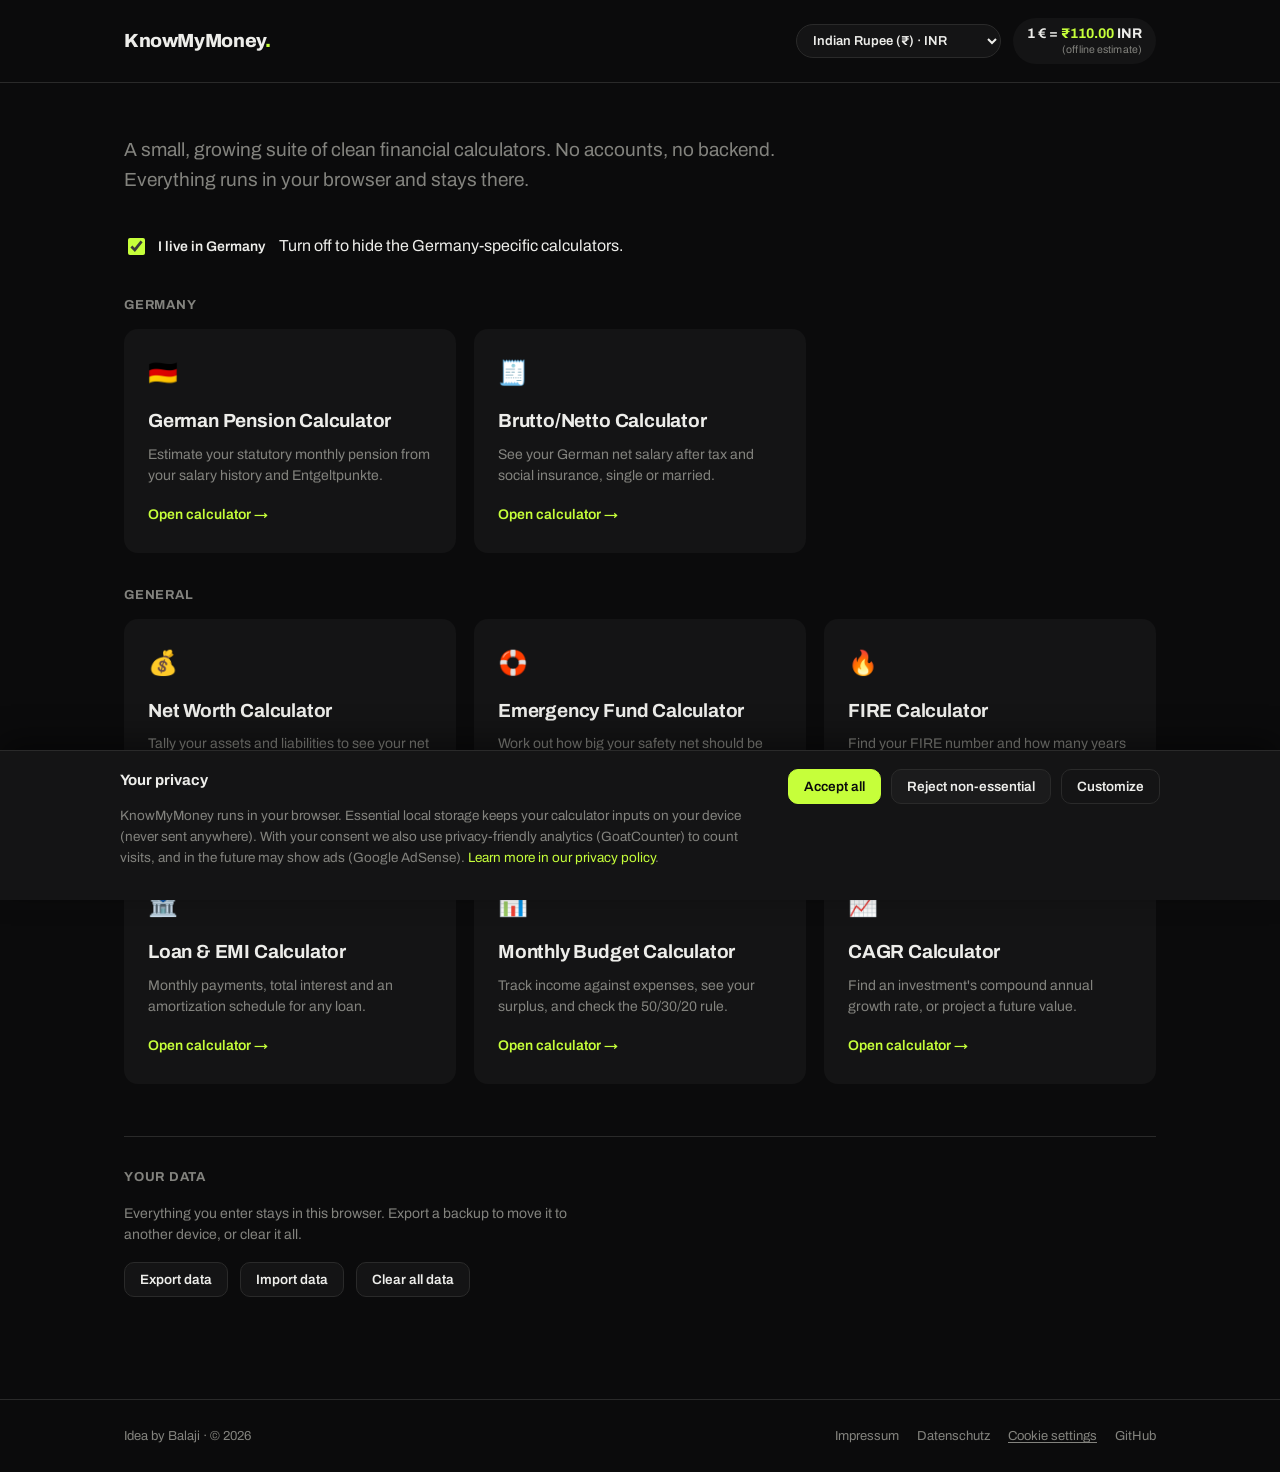
<file: index.html>
<!doctype html>
<html lang="en">
<head>
<meta charset="utf-8">
<meta name="viewport" content="width=device-width, initial-scale=1">
<title>KnowMyMoney · Financial Calculators</title>
<meta name="description" content="A small, growing suite of clean financial calculators. No accounts, no backend. Everything runs in your browser.">
<meta name="theme-color" content="#0b0b0c">
<link rel="canonical" href="https://knowmymoney.de/">
<meta property="og:type" content="website">
<meta property="og:site_name" content="KnowMyMoney">
<meta property="og:title" content="KnowMyMoney · Financial Calculators">
<meta property="og:description" content="A small, growing suite of clean financial calculators. No accounts, no backend. Everything runs in your browser.">
<meta property="og:url" content="https://knowmymoney.de/">
<meta property="og:image" content="https://knowmymoney.de/icons/icon-512.png">
<meta name="twitter:card" content="summary">
<meta name="twitter:title" content="KnowMyMoney · Financial Calculators">
<meta name="twitter:description" content="A small, growing suite of clean financial calculators. No accounts, no backend. Everything runs in your browser.">
<meta name="twitter:image" content="https://knowmymoney.de/icons/icon-512.png">
<link rel="manifest" href="/manifest.json">
<link rel="apple-touch-icon" href="/icons/icon-192.png">
<meta name="apple-mobile-web-app-capable" content="yes">
<meta name="apple-mobile-web-app-status-bar-style" content="black-translucent">
<meta name="apple-mobile-web-app-title" content="KnowMyMoney">
<link rel="preconnect" href="https://fonts.googleapis.com">
<link rel="preconnect" href="https://fonts.gstatic.com" crossorigin>
<link href="https://fonts.googleapis.com/css2?family=Archivo:wght@400;500;600;700;800&display=swap" rel="stylesheet">
<link rel="stylesheet" href="shared/tokens.css">
</head>
<body data-depth="0">
<main>
  <div class="wrap">
    <p class="intro">A small, growing suite of clean financial calculators. No accounts, no backend. Everything runs in your browser and stays there.</p>

    <div class="region-toggle">
      <label class="check-row"><input type="checkbox" id="inGermanyToggle" checked> I live in Germany</label>
      <span class="hint">Turn off to hide the Germany-specific calculators.</span>
    </div>

    <!-- Dashboard: shown by home.js only once a calculator has been run -->
    <section class="dashboard" id="dashboard" hidden aria-label="Your snapshot">
      <div class="dash-head">
        <h2 class="section-kicker" style="margin:0">Your snapshot</h2>
        <button type="button" class="tool-btn" id="exportImgBtn">Export as image</button>
      </div>
      <div id="dashCapture">
        <div class="dash-group" id="dashGrpGermany" hidden>
          <h3 class="dash-group-label">Germany</h3>
          <div class="dash-cards" id="dashCardsGermany"></div>
        </div>
        <div class="dash-group" id="dashGrpGeneral" hidden>
          <h3 class="dash-group-label">General</h3>
          <div class="dash-cards" id="dashCardsGeneral"></div>
        </div>
        <div class="synthesis" id="synthesis" hidden></div>
        <div class="synthesis note" id="nwNudge" hidden></div>
      </div>
    </section>

    <div class="calc-group" id="grpGermany">
      <h2 class="section-kicker">Germany</h2>
      <section class="card-grid" aria-label="Germany calculators">
        <a class="calc-card" data-calc="pension" href="pension/">
          <span class="calc-icon" aria-hidden="true">🇩🇪</span>
          <h3>German Pension Calculator</h3>
          <p>Estimate your statutory monthly pension from your salary history and Entgeltpunkte.</p>
          <span class="go">Open calculator →</span>
        </a>
        <a class="calc-card" data-calc="bruttonetto" href="brutto-netto/">
          <span class="calc-icon" aria-hidden="true">🧾</span>
          <h3>Brutto/Netto Calculator</h3>
          <p>See your German net salary after tax and social insurance, single or married.</p>
          <span class="go">Open calculator →</span>
        </a>
      </section>
    </div>

    <div class="calc-group" id="grpGeneral">
      <h2 class="section-kicker">General</h2>
      <section class="card-grid" aria-label="General calculators">
        <a class="calc-card" data-calc="networth" href="net-worth/">
          <span class="calc-icon" aria-hidden="true">💰</span>
          <h3>Net Worth Calculator</h3>
          <p>Tally your assets and liabilities to see your net worth in one number.</p>
          <span class="go">Open calculator →</span>
        </a>
        <a class="calc-card" data-calc="emergency" href="emergency-fund/">
          <span class="calc-icon" aria-hidden="true">🛟</span>
          <h3>Emergency Fund Calculator</h3>
          <p>Work out how big your safety net should be and how far along you already are.</p>
          <span class="go">Open calculator →</span>
        </a>
        <a class="calc-card" data-calc="fire" href="fire/">
          <span class="calc-icon" aria-hidden="true">🔥</span>
          <h3>FIRE Calculator</h3>
          <p>Find your FIRE number and how many years until financial independence.</p>
          <span class="go">Open calculator →</span>
        </a>
        <a class="calc-card" data-calc="loan" href="loan/">
          <span class="calc-icon" aria-hidden="true">🏦</span>
          <h3>Loan &amp; EMI Calculator</h3>
          <p>Monthly payments, total interest and an amortization schedule for any loan.</p>
          <span class="go">Open calculator →</span>
        </a>
        <a class="calc-card" data-calc="budget" href="budget/">
          <span class="calc-icon" aria-hidden="true">📊</span>
          <h3>Monthly Budget Calculator</h3>
          <p>Track income against expenses, see your surplus, and check the 50/30/20 rule.</p>
          <span class="go">Open calculator →</span>
        </a>
        <a class="calc-card" data-calc="cagr" href="cagr/">
          <span class="calc-icon" aria-hidden="true">📈</span>
          <h3>CAGR Calculator</h3>
          <p>Find an investment's compound annual growth rate, or project a future value.</p>
          <span class="go">Open calculator →</span>
        </a>
      </section>
    </div>

    <section class="data-tools" aria-label="Your data">
      <h2 class="section-kicker">Your data</h2>
      <p class="data-tools-note">Everything you enter stays in this browser. Export a backup to move it to another device, or clear it all.</p>
      <div class="data-tools-row">
        <button type="button" class="tool-btn" id="exportDataBtn">Export data</button>
        <button type="button" class="tool-btn" id="importDataBtn">Import data</button>
        <input type="file" id="importFileInput" accept="application/json,.json" hidden>
        <button type="button" class="tool-btn danger" id="clearDataBtn">Clear all data</button>
      </div>
      <p class="data-tools-msg" id="dataMsg" role="status" aria-live="polite"></p>
    </section>
  </div>
</main>
<script src="shared/app.js" defer></script>
<script src="shared/html2canvas.min.js" defer></script>
<script src="home.js" defer></script>
</body>
</html>
</file>
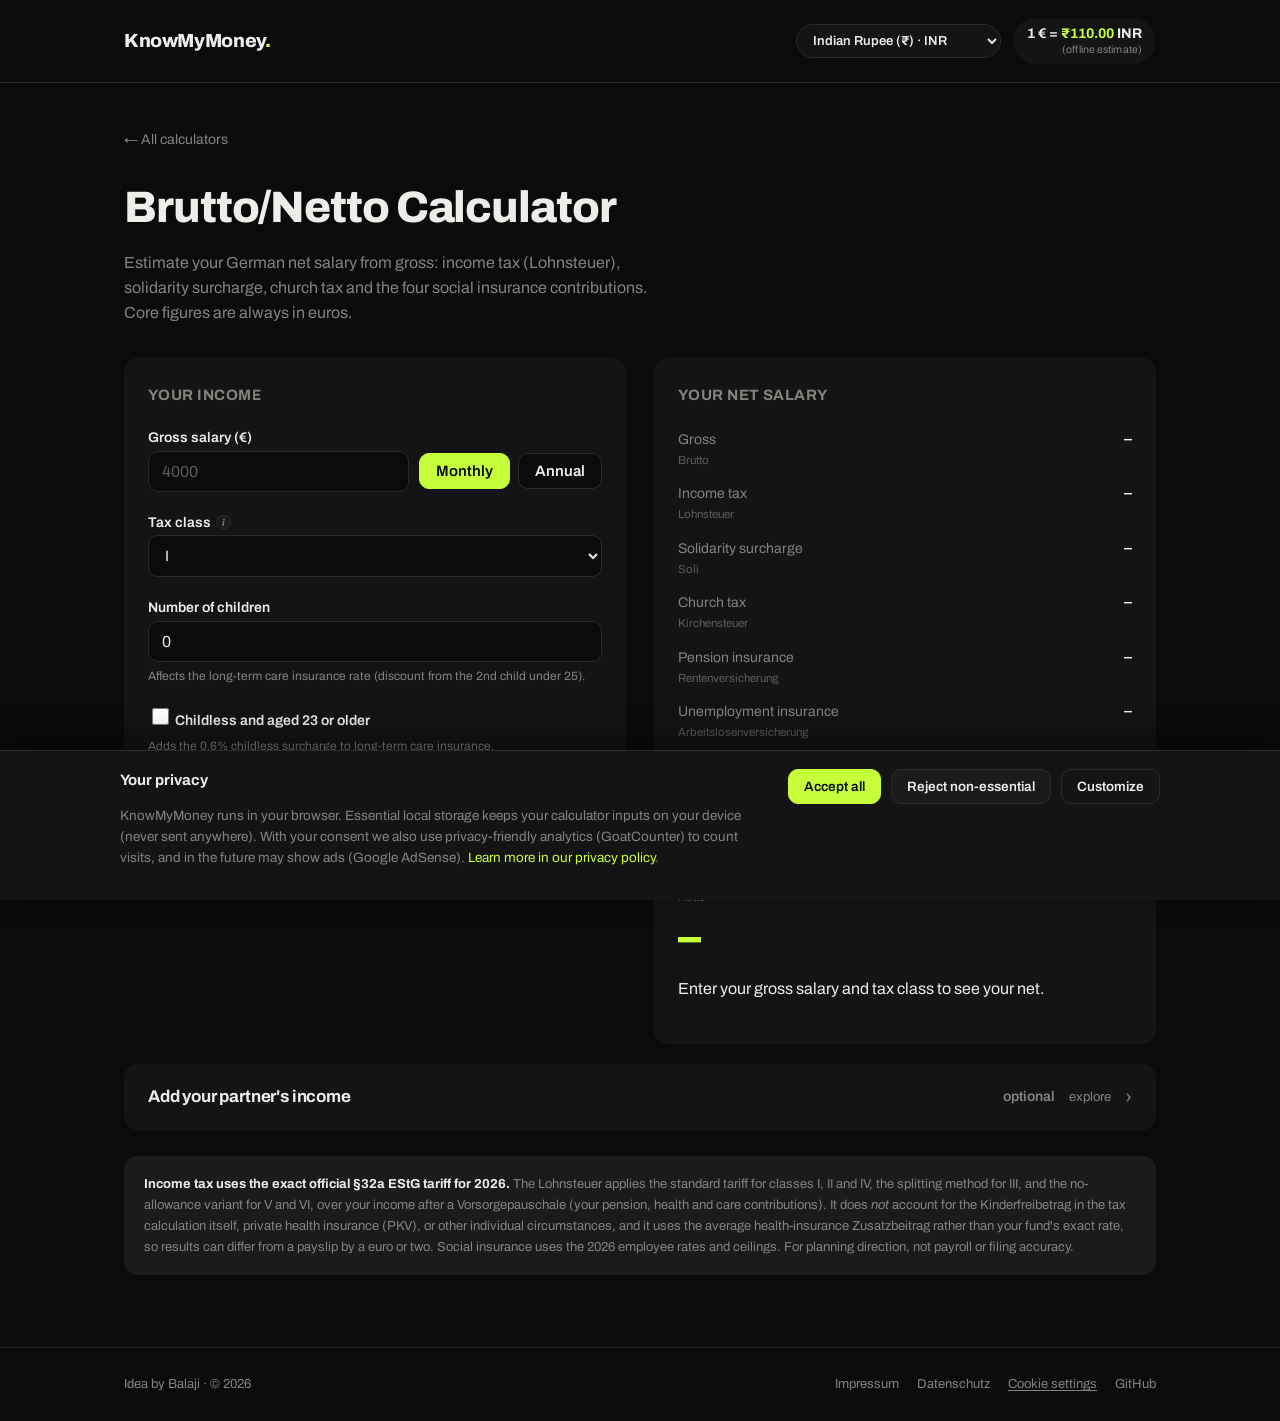
<file: brutto-netto/index.html>
<!doctype html>
<html lang="en">
<head>
<meta charset="utf-8">
<meta name="viewport" content="width=device-width, initial-scale=1">
<title>Brutto/Netto Calculator · KnowMyMoney</title>
<meta name="description" content="Estimate your German net salary (Netto) from gross (Brutto) for any Steuerklasse: income tax, solidarity surcharge, church tax and social insurance. Runs entirely in your browser.">
<meta name="theme-color" content="#0b0b0c">
<link rel="canonical" href="https://knowmymoney.de/brutto-netto/">
<meta property="og:type" content="website">
<meta property="og:site_name" content="KnowMyMoney">
<meta property="og:title" content="Brutto/Netto Calculator · KnowMyMoney">
<meta property="og:description" content="Estimate your German net salary (Netto) from gross (Brutto) for any Steuerklasse: income tax, solidarity surcharge, church tax and social insurance. Runs entirely in your browser.">
<meta property="og:url" content="https://knowmymoney.de/brutto-netto/">
<meta property="og:image" content="https://knowmymoney.de/icons/icon-512.png">
<meta name="twitter:card" content="summary">
<meta name="twitter:title" content="Brutto/Netto Calculator · KnowMyMoney">
<meta name="twitter:description" content="Estimate your German net salary (Netto) from gross (Brutto) for any Steuerklasse: income tax, solidarity surcharge, church tax and social insurance. Runs entirely in your browser.">
<meta name="twitter:image" content="https://knowmymoney.de/icons/icon-512.png">
<link rel="manifest" href="/manifest.json">
<link rel="apple-touch-icon" href="/icons/icon-192.png">
<meta name="apple-mobile-web-app-capable" content="yes">
<meta name="apple-mobile-web-app-status-bar-style" content="black-translucent">
<meta name="apple-mobile-web-app-title" content="KnowMyMoney">
<link rel="preconnect" href="https://fonts.googleapis.com">
<link rel="preconnect" href="https://fonts.gstatic.com" crossorigin>
<link href="https://fonts.googleapis.com/css2?family=Archivo:wght@400;500;600;700;800&display=swap" rel="stylesheet">
<link rel="stylesheet" href="../shared/tokens.css">
</head>
<body data-depth="1">
<main>
  <div class="wrap">
    <a class="back-link" href="../">← All calculators</a>

    <div class="calc-head">
      <h1>Brutto/Netto Calculator</h1>
      <p>Estimate your German net salary from gross: income tax (Lohnsteuer), solidarity surcharge, church tax and the four social insurance contributions. Core figures are always in euros.</p>
    </div>

    <div class="calc-layout">
      <!-- Inputs -->
      <section class="panel" aria-label="Your income">
        <h2>Your income</h2>
        <div class="field">
          <label for="bnSalary">Gross salary (€)</label>
          <div class="tenure-row">
            <input type="text" id="bnSalary" inputmode="numeric" placeholder="4000" min="0" step="100">
            <div class="seg" id="bnUnitSeg" role="group" aria-label="Salary period">
              <button type="button" class="seg-btn active" data-unit="month">Monthly</button>
              <button type="button" class="seg-btn" data-unit="year">Annual</button>
            </div>
          </div>
        </div>
        <div class="field">
          <label for="bnClass">Tax class <span class="info"><button type="button" class="info-icon" aria-label="About tax classes" aria-expanded="false">i</button><span class="info-pop" role="tooltip">Steuerklasse: your withholding class. I = single, II = single parent, III and V = married with unequal incomes, IV = married with similar incomes, IV mit Faktor = married with a fair-share factor, VI = second job.</span></span></label>
          <select id="bnClass" class="field-select">
            <option value="I">I</option>
            <option value="II">II</option>
            <option value="III">III</option>
            <option value="IV">IV</option>
            <option value="faktor">IV mit Faktor</option>
            <option value="V">V</option>
            <option value="VI">VI</option>
          </select>
        </div>
        <div class="field">
          <label for="bnChildren">Number of children</label>
          <input type="text" id="bnChildren" inputmode="numeric" value="0" min="0" max="12" step="1">
          <span class="hint">Affects the long-term care insurance rate (discount from the 2nd child under 25).</span>
        </div>
        <div class="field">
          <label class="check-row"><input type="checkbox" id="bnChildless"> Childless and aged 23 or older</label>
          <span class="hint">Adds the 0.6% childless surcharge to long-term care insurance.</span>
        </div>
        <div class="field">
          <label class="check-row"><input type="checkbox" id="bnChurch"> Church tax member</label>
          <div id="bnStateWrap" hidden style="margin-top:10px">
            <label for="bnState">Bundesland</label>
            <select id="bnState" class="field-select"></select>
          </div>
        </div>
      </section>

      <!-- Results -->
      <section class="panel" aria-live="polite" aria-label="Your net salary">
        <h2>Your net salary</h2>
        <div id="bnPrimaryOut">
          <div class="receipt">
            <div class="receipt-row"><span class="receipt-label">Gross <span class="de-term">Brutto</span></span><span class="receipt-amt" id="bnBrutto">–</span></div>
            <div class="receipt-row"><span class="receipt-label">Income tax <span class="de-term">Lohnsteuer</span></span><span class="receipt-amt" id="bnLohn">–</span></div>
            <div class="receipt-row"><span class="receipt-label">Solidarity surcharge <span class="de-term">Soli</span></span><span class="receipt-amt" id="bnSoli">–</span></div>
            <div class="receipt-row"><span class="receipt-label">Church tax <span class="de-term">Kirchensteuer</span></span><span class="receipt-amt" id="bnKirche">–</span></div>
            <div class="receipt-row"><span class="receipt-label">Pension insurance <span class="de-term">Rentenversicherung</span></span><span class="receipt-amt" id="bnRv">–</span></div>
            <div class="receipt-row"><span class="receipt-label">Unemployment insurance <span class="de-term">Arbeitslosenversicherung</span></span><span class="receipt-amt" id="bnAv">–</span></div>
            <div class="receipt-row"><span class="receipt-label">Health insurance <span class="de-term">Krankenversicherung</span></span><span class="receipt-amt" id="bnKv">–</span></div>
            <div class="receipt-row"><span class="receipt-label">Long-term care insurance <span class="de-term">Pflegeversicherung</span></span><span class="receipt-amt" id="bnPv">–</span></div>
          </div>
          <p class="result-label" style="margin-top:18px">Net monthly salary <span class="de-term">Netto</span></p>
          <div class="result-big" id="bnNetto">–</div>
          <p class="result-inr" id="bnNettoConv"></p>
          <p class="hint" id="bnMeta" style="margin-top:10px">Enter your gross salary and tax class to see your net.</p>
        </div>
        <p class="caveat" id="bnFaktorMsg" hidden>IV mit Faktor needs your partner's income to calculate the fair split. Add it in the "Add your partner's income" section below.</p>
      </section>
    </div>

    <!-- Optional: partner's income -->
    <details class="scenario-card" id="partnerCard">
      <summary>
        <span class="scenario-title">Add your partner's income</span>
        <span class="scenario-right">
          <span class="scenario-preview empty" id="partnerPreview">optional</span>
          <span class="scenario-cta">explore</span>
          <span class="chev" aria-hidden="true">›</span>
        </span>
      </summary>
      <div class="expando-body">
        <p class="expando-sub">Optional. Adds your partner's own net and your combined household net. Required for IV mit Faktor, which splits the joint tax by each partner's share of income.</p>
        <div class="expando-grid">
          <div>
            <div class="field">
              <label for="bnPGross">Partner gross monthly (€)</label>
              <input type="text" id="bnPGross" inputmode="numeric" placeholder="2500" min="0" step="100">
            </div>
            <div class="field" id="partnerClassField">
              <label for="bnPClass">Partner tax class</label>
              <select id="bnPClass" class="field-select">
                <option value="I">I</option>
                <option value="II">II</option>
                <option value="III">III</option>
                <option value="IV" selected>IV</option>
                <option value="V">V</option>
                <option value="VI">VI</option>
              </select>
            </div>
            <div class="field">
              <label class="check-row"><input type="checkbox" id="bnPChildless"> Partner childless and 23+</label>
            </div>
            <div class="field">
              <label class="check-row"><input type="checkbox" id="bnPChurch"> Partner pays church tax</label>
              <div id="bnPStateWrap" hidden style="margin-top:8px"><select id="bnPState" class="field-select"></select></div>
            </div>
          </div>
          <div aria-live="polite">
            <p class="hint" id="partnerPrompt">Enter your partner's gross to see their net and your combined household net.</p>
            <div id="partnerResults" hidden>
              <div class="receipt">
                <div class="receipt-row"><span class="receipt-label" id="partnerNetLabel">Partner net <span class="de-term">Netto</span></span><span class="receipt-amt" id="partnerNet">–</span></div>
                <div class="receipt-row"><span class="receipt-label">Your net</span><span class="receipt-amt" id="partnerYourNet">–</span></div>
              </div>
              <p class="result-label" style="margin-top:16px">Household combined net <span class="de-term">gemeinsames Netto</span></p>
              <div class="result-big" id="bnHousehold">–</div>
              <p class="result-inr" id="bnHouseholdConv"></p>
            </div>
          </div>
        </div>
      </div>
    </details>

    <div class="disclaimer">
      <strong>Income tax uses the exact official §32a EStG tariff for 2026.</strong>
      The Lohnsteuer applies the standard tariff for classes I, II and IV, the splitting method for III, and the
      no-allowance variant for V and VI, over your income after a Vorsorgepauschale (your pension, health and care
      contributions). It does <em>not</em> account for the Kinderfreibetrag in the tax calculation itself, private health
      insurance (PKV), or other individual circumstances, and it uses the average health-insurance Zusatzbeitrag rather than
      your fund's exact rate, so results can differ from a payslip by a euro or two. Social insurance uses the 2026 employee
      rates and ceilings. For planning direction, not payroll or filing accuracy.
    </div>
  </div>
</main>
<script src="../shared/app.js" defer></script>
<script src="../shared/tax.js" defer></script>
<script src="../shared/de-payroll-constants.js" defer></script>
<script src="../shared/de-payroll.js" defer></script>
<script src="brutto-netto.js" defer></script>
</body>
</html>
</file>
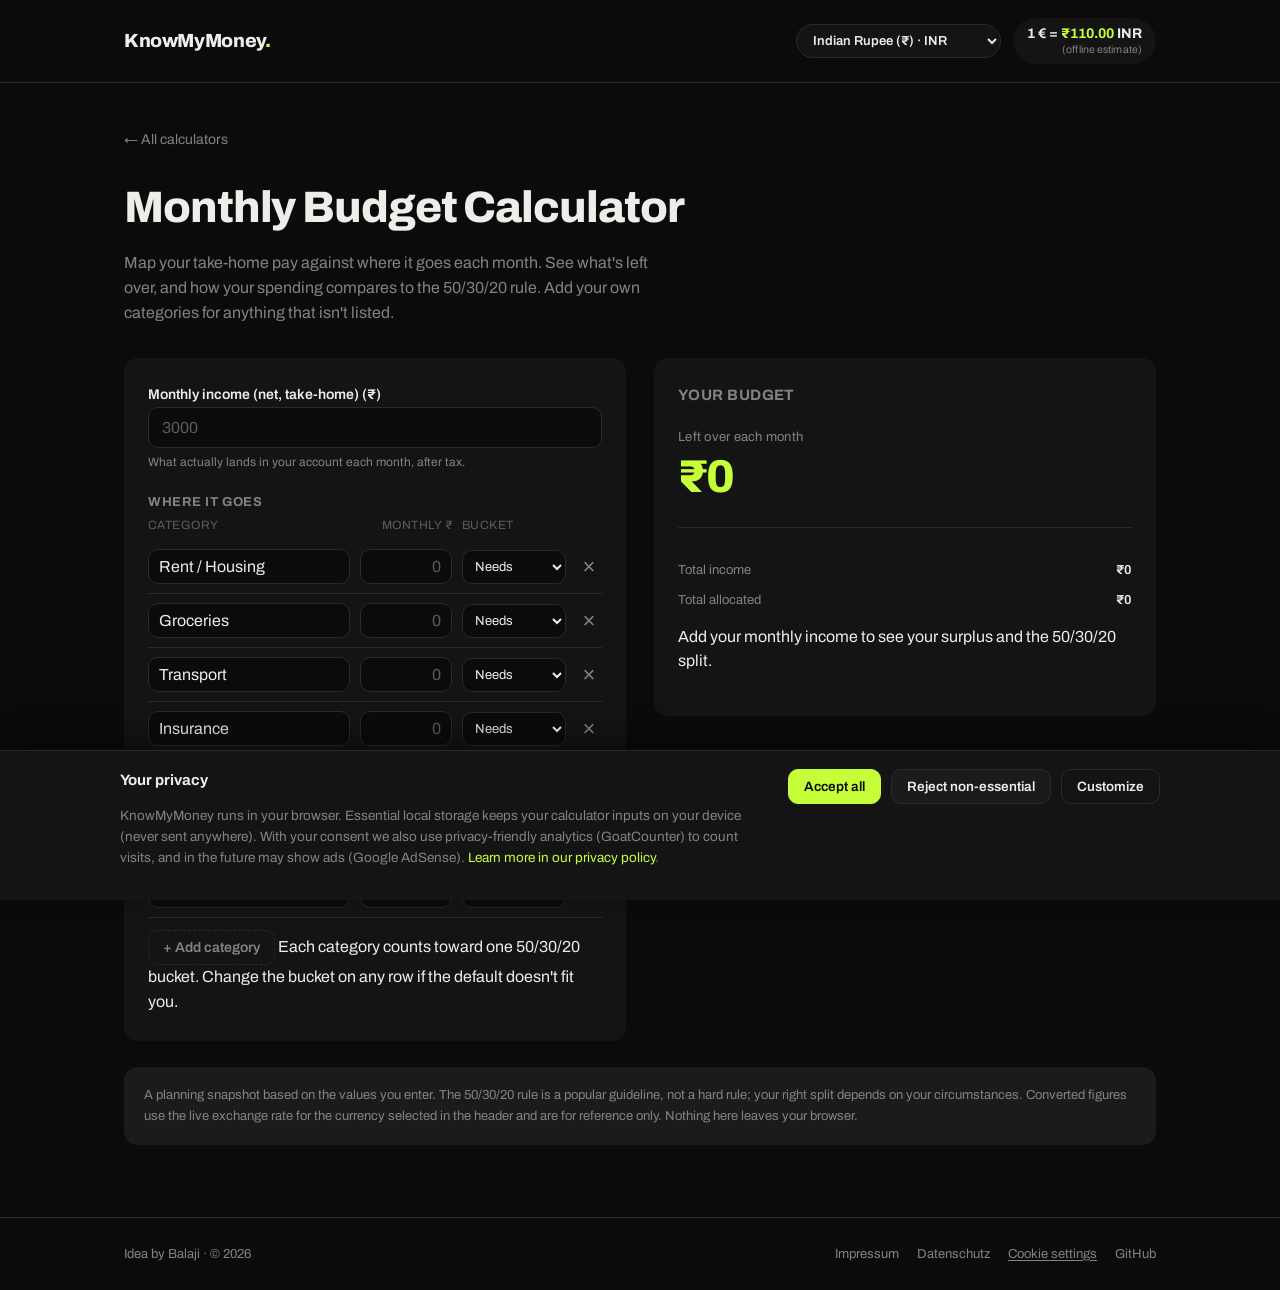
<file: budget/index.html>
<!doctype html>
<html lang="en">
<head>
<meta charset="utf-8">
<meta name="viewport" content="width=device-width, initial-scale=1">
<title>Monthly Budget Calculator · KnowMyMoney</title>
<meta name="description" content="Plan your monthly budget: track income against expense categories, see your surplus or deficit, and compare your spending to the 50/30/20 rule. Runs entirely in your browser.">
<meta name="theme-color" content="#0b0b0c">
<link rel="canonical" href="https://knowmymoney.de/budget/">
<meta property="og:type" content="website">
<meta property="og:site_name" content="KnowMyMoney">
<meta property="og:title" content="Monthly Budget Calculator · KnowMyMoney">
<meta property="og:description" content="Track income against expenses, see your surplus or deficit, and compare your spending to the 50/30/20 rule. Runs entirely in your browser.">
<meta property="og:url" content="https://knowmymoney.de/budget/">
<meta property="og:image" content="https://knowmymoney.de/icons/icon-512.png">
<meta name="twitter:card" content="summary">
<meta name="twitter:title" content="Monthly Budget Calculator · KnowMyMoney">
<meta name="twitter:description" content="Track income against expenses, see your surplus or deficit, and compare your spending to the 50/30/20 rule. Runs entirely in your browser.">
<meta name="twitter:image" content="https://knowmymoney.de/icons/icon-512.png">
<link rel="manifest" href="/manifest.json">
<link rel="apple-touch-icon" href="/icons/icon-192.png">
<meta name="apple-mobile-web-app-capable" content="yes">
<meta name="apple-mobile-web-app-status-bar-style" content="black-translucent">
<meta name="apple-mobile-web-app-title" content="KnowMyMoney">
<link rel="preconnect" href="https://fonts.googleapis.com">
<link rel="preconnect" href="https://fonts.gstatic.com" crossorigin>
<link href="https://fonts.googleapis.com/css2?family=Archivo:wght@400;500;600;700;800&display=swap" rel="stylesheet">
<link rel="stylesheet" href="../shared/tokens.css">
</head>
<body data-depth="1">
<main>
  <div class="wrap">
    <a class="back-link" href="../">← All calculators</a>

    <div class="calc-head">
      <h1>Monthly Budget Calculator</h1>
      <p>Map your take-home pay against where it goes each month. See what's left over, and how your spending compares to the 50/30/20 rule. Add your own categories for anything that isn't listed.</p>
    </div>

    <div class="calc-layout">
      <!-- Inputs -->
      <section class="panel" aria-label="Your budget">
        <div class="field">
          <label for="budIncome">Monthly income (net, take-home) (<span class="cur-sym">€</span>)</label>
          <input type="text" id="budIncome" inputmode="numeric" placeholder="3000" min="0" step="50">
          <span class="hint">What actually lands in your account each month, after tax.</span>
        </div>

        <div class="nw-group">
          <h3>Where it goes</h3>
          <div class="bud-head" aria-hidden="true">
            <span>Category</span><span>Monthly <span class="cur-sym">€</span></span><span>Bucket</span><span></span>
          </div>
          <div id="budList"></div>
          <button type="button" class="nw-add-btn" id="budAddBtn">+ Add category</button>
          <span class="hint" style="margin-top:10px">Each category counts toward one 50/30/20 bucket. Change the bucket on any row if the default doesn't fit you.</span>
        </div>
      </section>

      <!-- Results -->
      <section class="panel" aria-label="Your budget summary" aria-live="polite">
        <h2>Your budget</h2>

        <div class="result-block">
          <p class="result-label" id="budBalanceLabel">Left over each month</p>
          <div class="result-big" id="budBalance">–</div>
          <div class="result-inr" id="budBalanceInr"></div>
        </div>

        <hr class="result-sep">

        <div class="nw-subtotal"><span>Total income</span><span class="amt" id="budTotalIncome">–</span></div>
        <div class="nw-subtotal"><span>Total allocated</span><span class="amt" id="budTotalAlloc">–</span></div>

        <div id="budRuleBlock" hidden>
          <hr class="result-sep">
          <p class="result-label">The 50/30/20 rule <span class="de-term">needs 50%, wants 30%, savings 20% of net income</span></p>
          <div class="bud-rule" id="budRule"></div>
        </div>

        <div id="budBreakdownBlock" hidden>
          <hr class="result-sep">
          <p class="result-label">Where your income goes <span class="de-term">each category as a share of income</span></p>
          <div class="bud-bars" id="budBars"></div>
        </div>

        <p class="hint" id="budMeta" style="margin-top:14px">Enter your income and expenses to see your budget.</p>

        <div class="shared-note" id="budFireNudge" hidden></div>
      </section>
    </div>

    <div class="disclaimer">
      A planning snapshot based on the values you enter. The 50/30/20 rule is a popular guideline, not a hard rule; your
      right split depends on your circumstances. Converted figures use the live exchange rate for the currency selected in
      the header and are for reference only. Nothing here leaves your browser.
    </div>
  </div>
</main>
<script src="../shared/app.js" defer></script>
<script src="budget.js" defer></script>
</body>
</html>
</file>
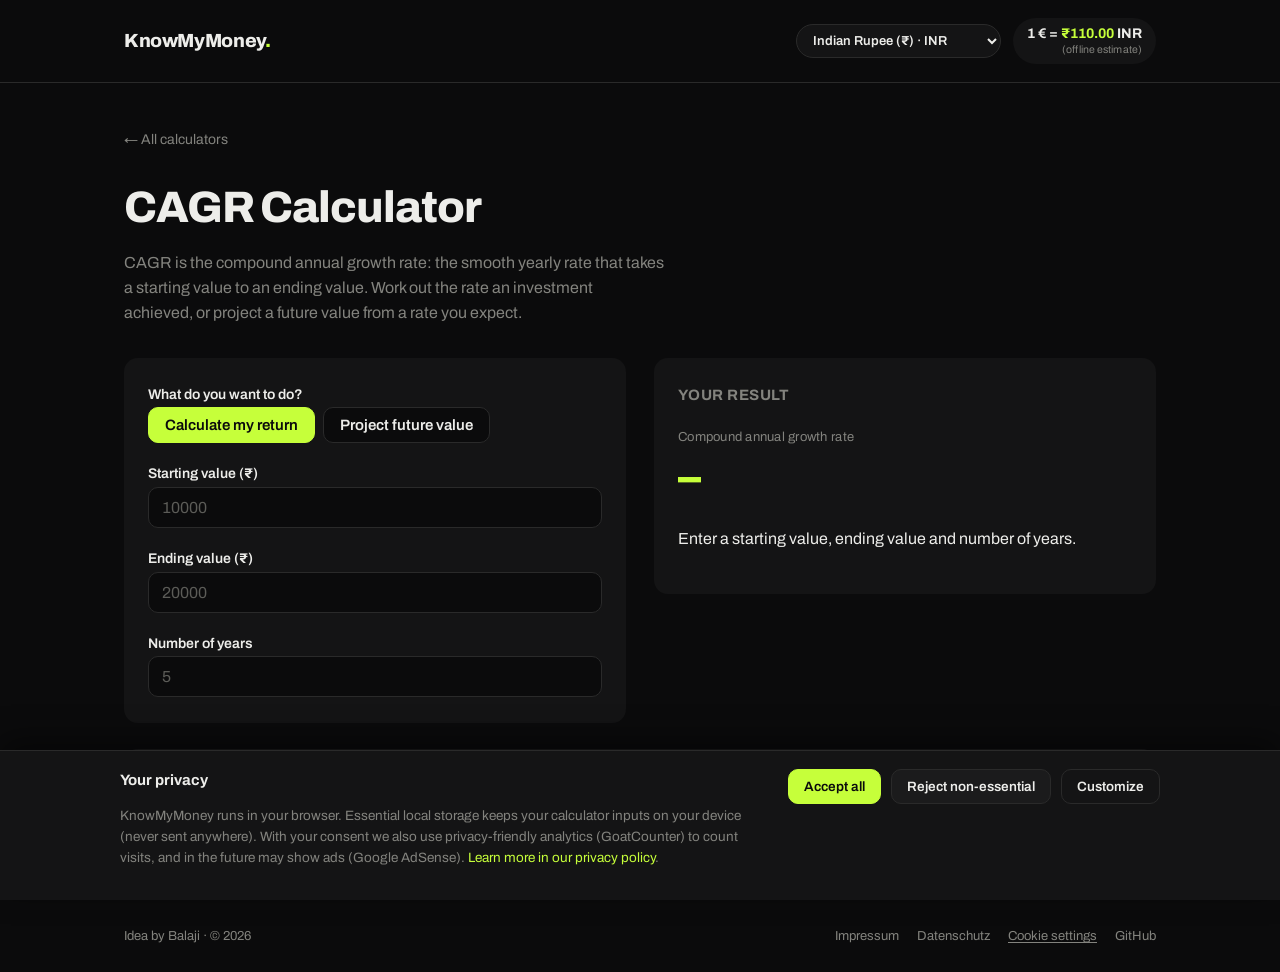
<file: cagr/index.html>
<!doctype html>
<html lang="en">
<head>
<meta charset="utf-8">
<meta name="viewport" content="width=device-width, initial-scale=1">
<title>CAGR Calculator · KnowMyMoney</title>
<meta name="description" content="Work out the compound annual growth rate (CAGR) of an investment, or project a future value from a rate. See the year-by-year compounding curve. Runs entirely in your browser.">
<meta name="theme-color" content="#0b0b0c">
<link rel="canonical" href="https://knowmymoney.de/cagr/">
<meta property="og:type" content="website">
<meta property="og:site_name" content="KnowMyMoney">
<meta property="og:title" content="CAGR Calculator · KnowMyMoney">
<meta property="og:description" content="Work out the compound annual growth rate of an investment, or project a future value from a rate. See the year-by-year compounding curve.">
<meta property="og:url" content="https://knowmymoney.de/cagr/">
<meta property="og:image" content="https://knowmymoney.de/icons/icon-512.png">
<meta name="twitter:card" content="summary">
<meta name="twitter:title" content="CAGR Calculator · KnowMyMoney">
<meta name="twitter:description" content="Work out the compound annual growth rate of an investment, or project a future value from a rate.">
<meta name="twitter:image" content="https://knowmymoney.de/icons/icon-512.png">
<link rel="manifest" href="/manifest.json">
<link rel="apple-touch-icon" href="/icons/icon-192.png">
<meta name="apple-mobile-web-app-capable" content="yes">
<meta name="apple-mobile-web-app-status-bar-style" content="black-translucent">
<meta name="apple-mobile-web-app-title" content="KnowMyMoney">
<link rel="preconnect" href="https://fonts.googleapis.com">
<link rel="preconnect" href="https://fonts.gstatic.com" crossorigin>
<link href="https://fonts.googleapis.com/css2?family=Archivo:wght@400;500;600;700;800&display=swap" rel="stylesheet">
<link rel="stylesheet" href="../shared/tokens.css">
</head>
<body data-depth="1">
<main>
  <div class="wrap">
    <a class="back-link" href="../">← All calculators</a>

    <div class="calc-head">
      <h1>CAGR Calculator</h1>
      <p>CAGR is the compound annual growth rate: the smooth yearly rate that takes a starting value to an ending value. Work out the rate an investment achieved, or project a future value from a rate you expect.</p>
    </div>

    <div class="calc-layout">
      <!-- Inputs -->
      <section class="panel" aria-label="Your figures">
        <div class="field">
          <label id="cagrModeLabel">What do you want to do?</label>
          <div class="seg" role="group" aria-labelledby="cagrModeLabel" id="cagrModeSeg">
            <button type="button" class="seg-btn active" data-mode="return">Calculate my return</button>
            <button type="button" class="seg-btn" data-mode="project">Project future value</button>
          </div>
        </div>

        <div class="field">
          <label for="cagrStart">Starting value (<span class="cur-sym">€</span>)</label>
          <input type="text" id="cagrStart" inputmode="numeric" placeholder="10000" min="0" step="100">
        </div>

        <!-- Mode 1: calculate return -->
        <div class="field cagr-return-only">
          <label for="cagrEnd">Ending value (<span class="cur-sym">€</span>)</label>
          <input type="text" id="cagrEnd" inputmode="numeric" placeholder="20000" min="0" step="100">
        </div>

        <!-- Mode 2: project value -->
        <div class="field cagr-project-only" hidden>
          <label for="cagrRate">Expected annual return / CAGR (%)</label>
          <input type="number" id="cagrRate" inputmode="decimal" placeholder="8" step="0.1">
        </div>

        <div class="field">
          <label for="cagrYears">Number of years</label>
          <input type="text" id="cagrYears" inputmode="decimal" placeholder="5" min="0" step="1">
        </div>
      </section>

      <!-- Results -->
      <section class="panel" aria-label="Your result" aria-live="polite">
        <h2>Your result</h2>

        <div class="result-block">
          <p class="result-label" id="cagrHeadLabel">Compound annual growth rate</p>
          <div class="result-big" id="cagrHead">–</div>
        </div>

        <p class="result-sub-real" id="cagrPlain"></p>

        <div class="receipt" id="cagrReceipt" hidden style="margin-top:16px">
          <div class="receipt-row"><span class="receipt-label" id="cagrR1Label">Starting value</span><span class="receipt-amt" id="cagrR1">–</span></div>
          <div class="receipt-row"><span class="receipt-label" id="cagrR2Label">Ending value</span><span class="receipt-amt" id="cagrR2">–</span></div>
          <div class="receipt-row"><span class="receipt-label" id="cagrR3Label">Total growth</span><span class="receipt-amt" id="cagrR3">–</span></div>
        </div>

        <div id="cagrTableBlock" hidden>
          <hr class="result-sep">
          <p class="result-label">Year by year <span class="de-term">how it compounds each year</span></p>
          <div class="cagr-chart" id="cagrChart" aria-hidden="true"></div>
          <div class="amort-scroll">
            <table class="amort-table" id="cagrTable">
              <thead><tr><th>Year</th><th>Value</th><th>Growth</th></tr></thead>
              <tbody id="cagrTableBody"></tbody>
            </table>
          </div>
        </div>

        <p class="hint" id="cagrMeta" style="margin-top:14px">Enter your figures to see the result.</p>

        <div class="shared-note" id="cagrFireNudge" hidden></div>
      </section>
    </div>

    <div class="disclaimer">
      CAGR is a smoothed average; it assumes steady yearly growth and ignores the ups and downs a real investment
      actually takes, as well as fees, taxes and inflation. Projections use the constant rate you enter. For direction,
      not a guarantee. Nothing here leaves your browser.
    </div>
  </div>
</main>
<script src="../shared/app.js" defer></script>
<script src="cagr.js" defer></script>
</body>
</html>
</file>
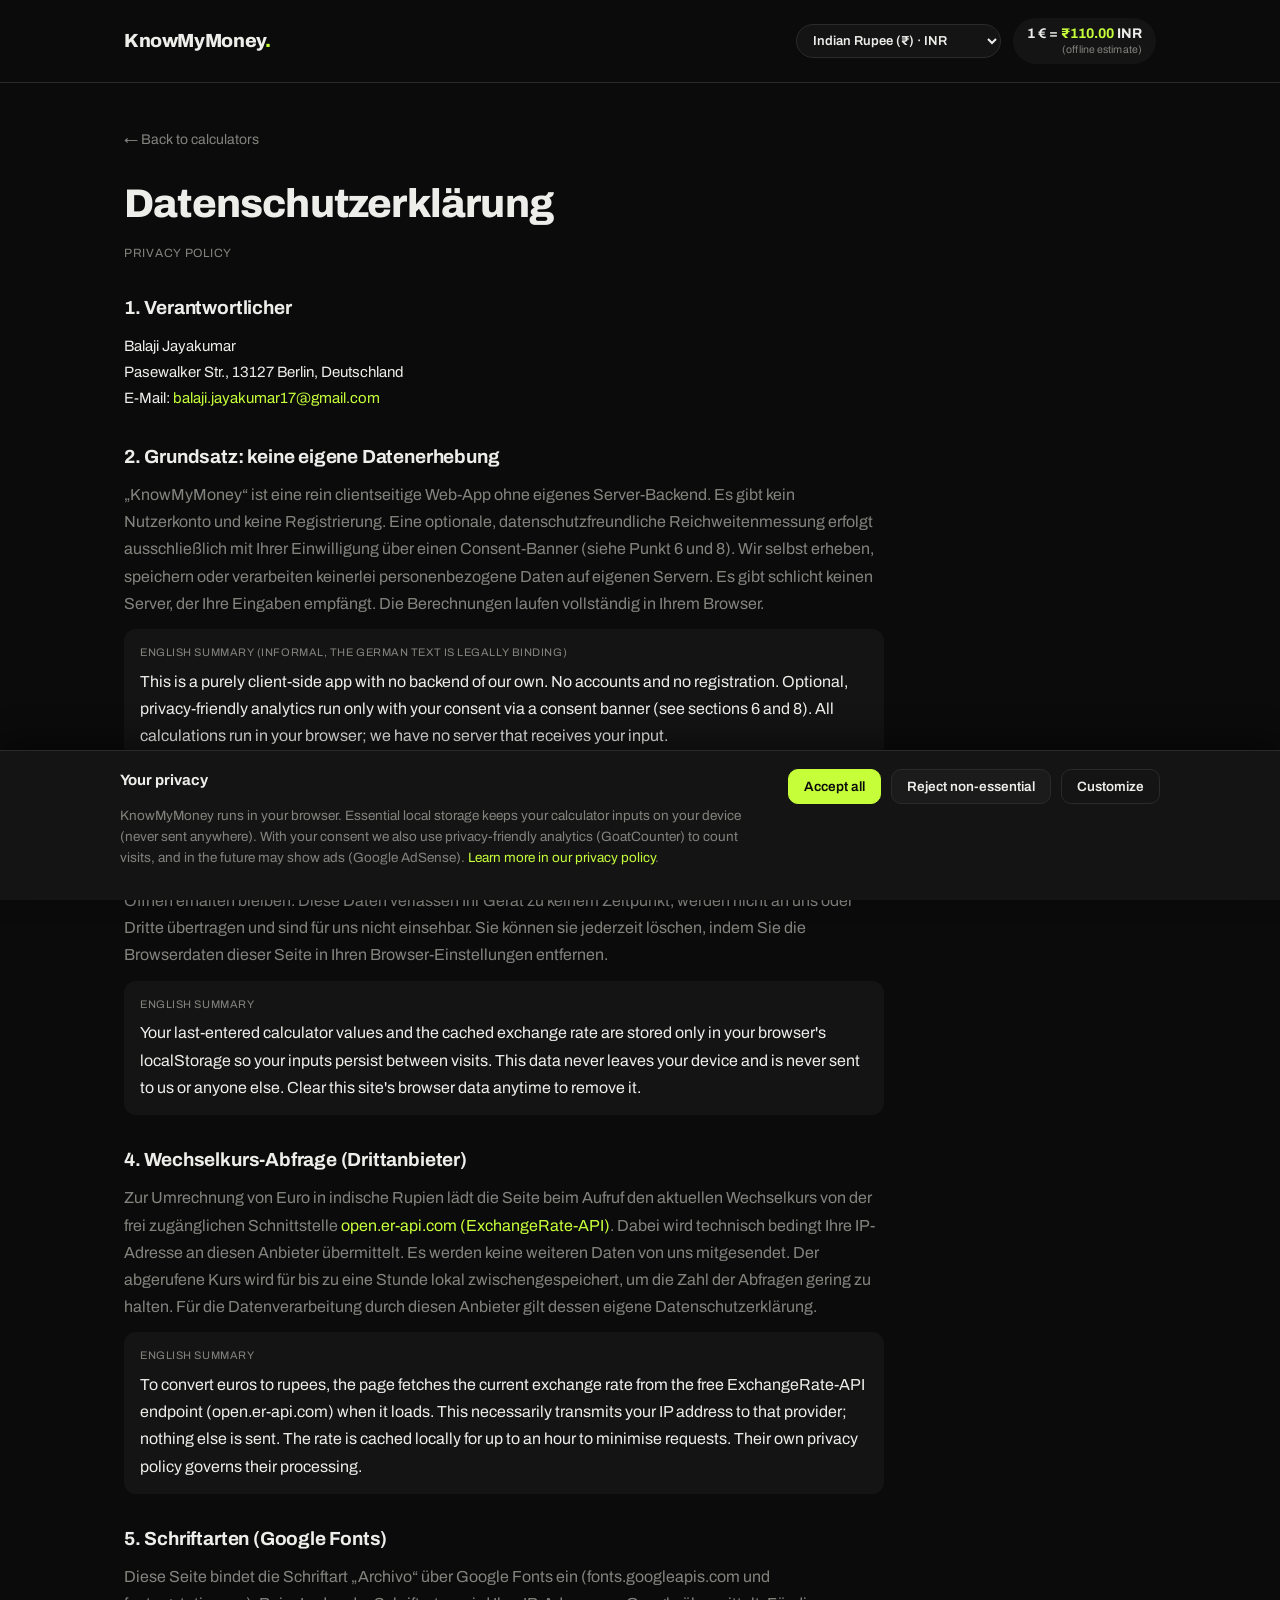
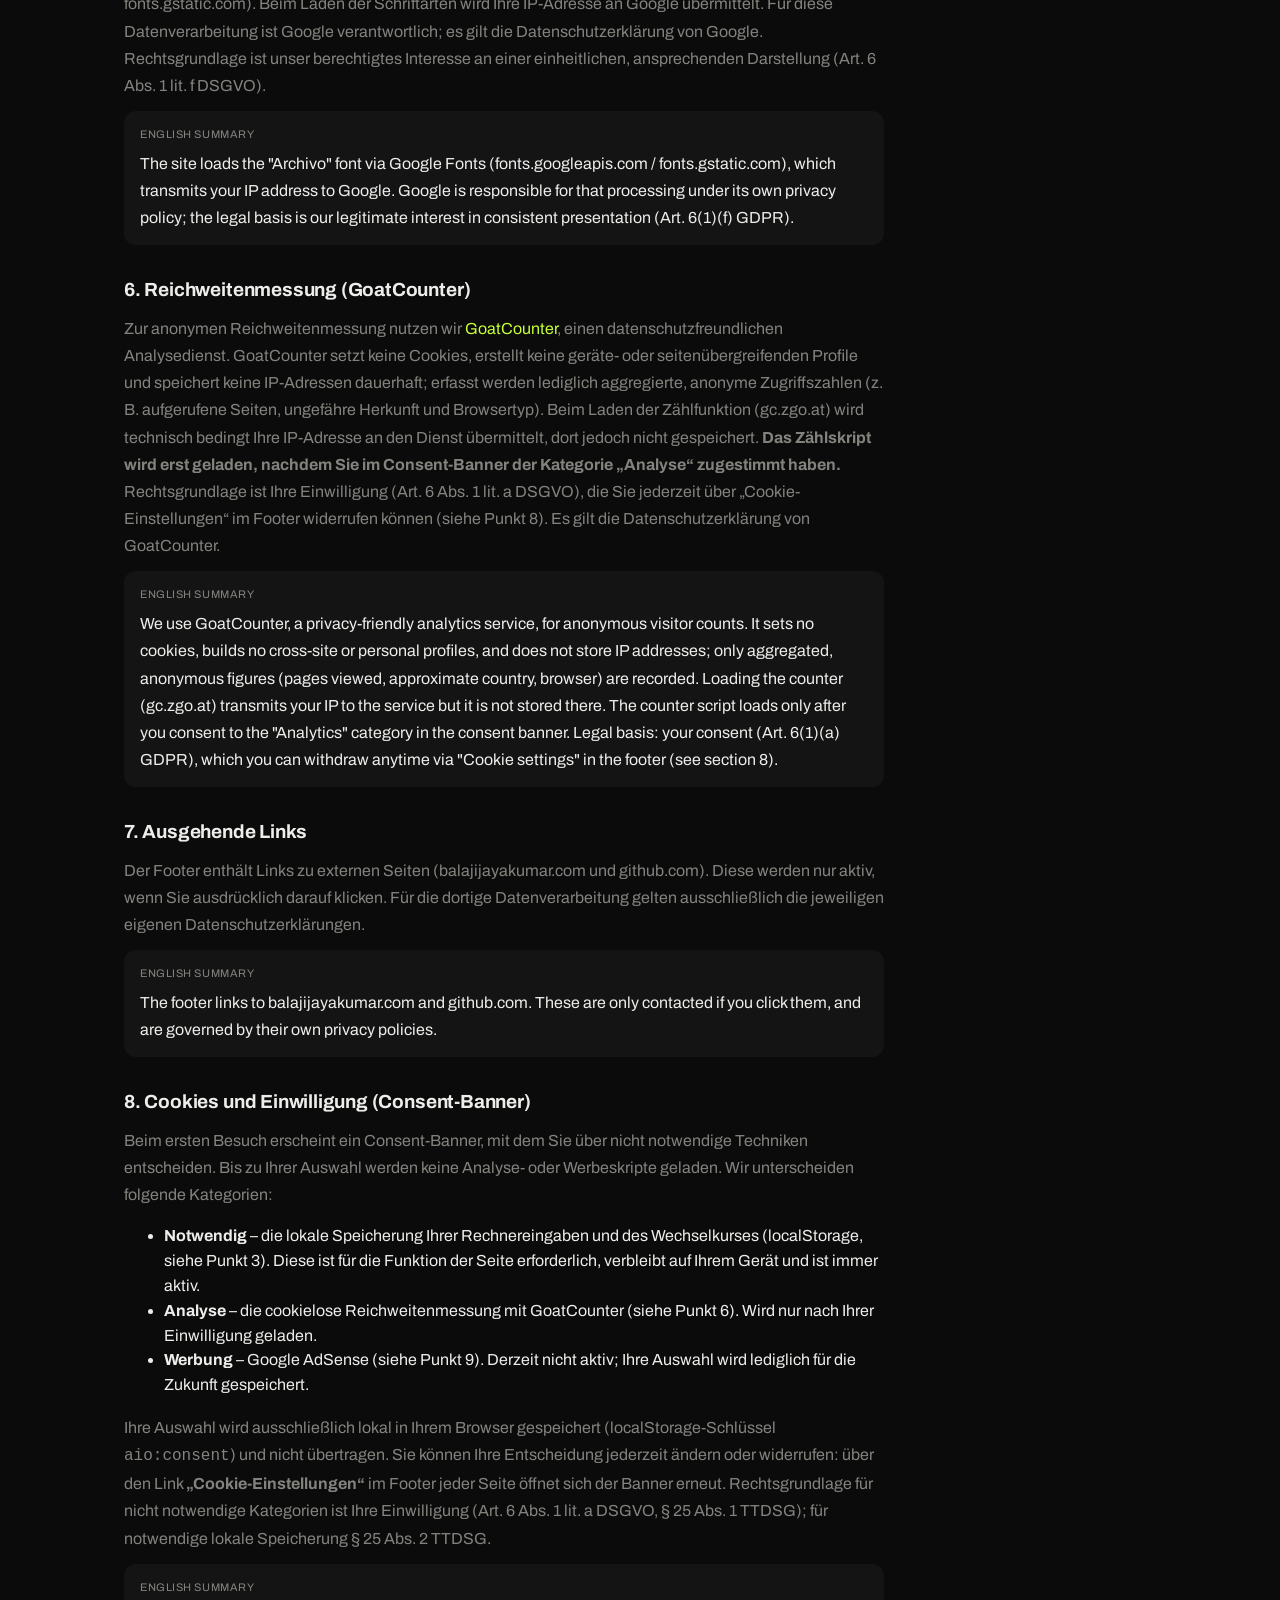
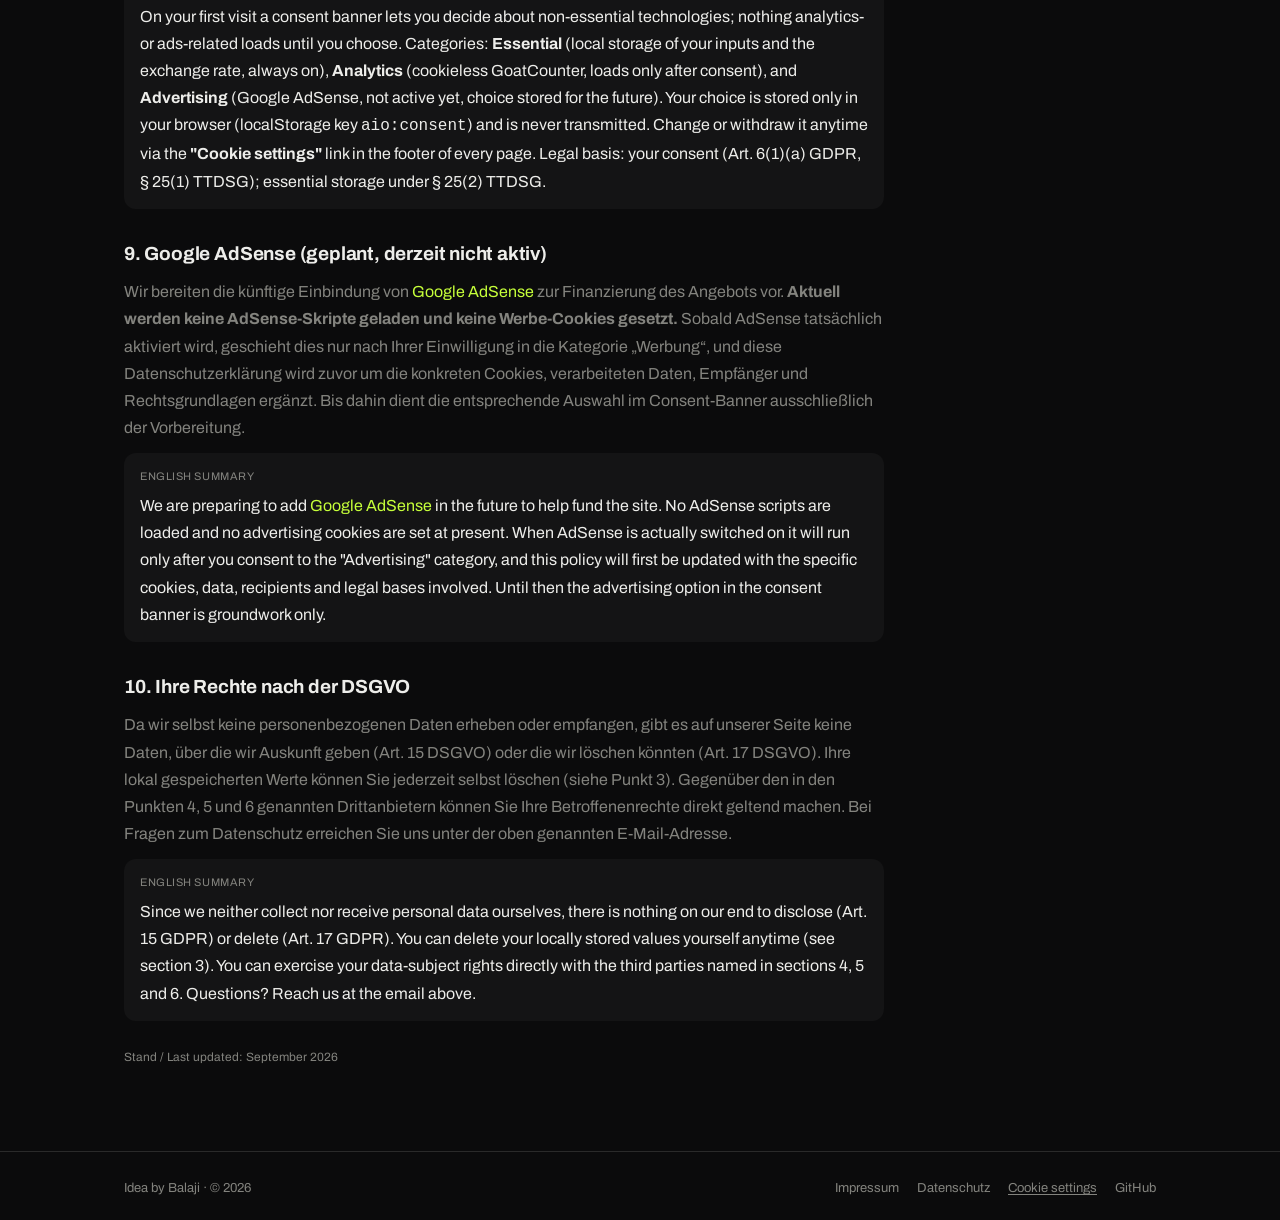
<file: datenschutz/index.html>
<!doctype html>
<html lang="de">
<head>
<meta charset="utf-8">
<meta name="viewport" content="width=device-width, initial-scale=1">
<title>Datenschutzerklärung · KnowMyMoney</title>
<meta name="robots" content="noindex">
<meta name="theme-color" content="#0b0b0c">
<link rel="canonical" href="https://knowmymoney.de/datenschutz/">
<meta property="og:type" content="website">
<meta property="og:site_name" content="KnowMyMoney">
<meta property="og:title" content="Datenschutzerklärung · KnowMyMoney">
<meta property="og:description" content="A small, growing suite of clean financial calculators. No accounts, no backend. Everything runs in your browser.">
<meta property="og:url" content="https://knowmymoney.de/datenschutz/">
<meta property="og:image" content="https://knowmymoney.de/icons/icon-512.png">
<meta name="twitter:card" content="summary">
<meta name="twitter:title" content="Datenschutzerklärung · KnowMyMoney">
<meta name="twitter:description" content="A small, growing suite of clean financial calculators. No accounts, no backend. Everything runs in your browser.">
<meta name="twitter:image" content="https://knowmymoney.de/icons/icon-512.png">
<link rel="manifest" href="/manifest.json">
<link rel="apple-touch-icon" href="/icons/icon-192.png">
<meta name="apple-mobile-web-app-capable" content="yes">
<meta name="apple-mobile-web-app-status-bar-style" content="black-translucent">
<meta name="apple-mobile-web-app-title" content="KnowMyMoney">
<link rel="preconnect" href="https://fonts.googleapis.com">
<link rel="preconnect" href="https://fonts.gstatic.com" crossorigin>
<link href="https://fonts.googleapis.com/css2?family=Archivo:wght@400;500;600;700;800&display=swap" rel="stylesheet">
<link rel="stylesheet" href="../shared/tokens.css">
</head>
<body data-depth="1">
<main>
  <div class="wrap">
    <a class="back-link" href="../">← Back to calculators</a>
    <article class="legal">
      <h1>Datenschutzerklärung</h1>
      <p class="kicker">Privacy Policy</p>

      <h2>1. Verantwortlicher</h2>
      <div class="identity">
        Balaji Jayakumar<br>
        Pasewalker Str., 13127 Berlin, Deutschland<br>
        E-Mail: <a href="mailto:balaji.jayakumar17@gmail.com">balaji.jayakumar17@gmail.com</a>
      </div>

      <h2>2. Grundsatz: keine eigene Datenerhebung</h2>
      <p>„KnowMyMoney“ ist eine rein clientseitige Web-App ohne eigenes Server-Backend. Es gibt kein Nutzerkonto und keine Registrierung. Eine optionale, datenschutzfreundliche Reichweitenmessung erfolgt ausschließlich mit Ihrer Einwilligung über einen Consent-Banner (siehe Punkt 6 und 8). Wir selbst erheben, speichern oder verarbeiten keinerlei personenbezogene Daten auf eigenen Servern. Es gibt schlicht keinen Server, der Ihre Eingaben empfängt. Die Berechnungen laufen vollständig in Ihrem Browser.</p>
      <div class="en-note">
        <p class="en-kick">English summary (informal, the German text is legally binding)</p>
        <p>This is a purely client-side app with no backend of our own. No accounts and no registration. Optional, privacy-friendly analytics run only with your consent via a consent banner (see sections 6 and 8). All calculations run in your browser; we have no server that receives your input.</p>
      </div>

      <h2>3. Lokale Datenspeicherung (localStorage)</h2>
      <p>Ihre zuletzt eingegebenen Werte in den Rechnern sowie der zwischengespeicherte Wechselkurs werden ausschließlich lokal in Ihrem Browser gespeichert (localStorage), damit Ihre Eingaben beim erneuten Öffnen erhalten bleiben. Diese Daten verlassen Ihr Gerät zu keinem Zeitpunkt, werden nicht an uns oder Dritte übertragen und sind für uns nicht einsehbar. Sie können sie jederzeit löschen, indem Sie die Browserdaten dieser Seite in Ihren Browser-Einstellungen entfernen.</p>
      <div class="en-note">
        <p class="en-kick">English summary</p>
        <p>Your last-entered calculator values and the cached exchange rate are stored only in your browser's localStorage so your inputs persist between visits. This data never leaves your device and is never sent to us or anyone else. Clear this site's browser data anytime to remove it.</p>
      </div>

      <h2>4. Wechselkurs-Abfrage (Drittanbieter)</h2>
      <p>Zur Umrechnung von Euro in indische Rupien lädt die Seite beim Aufruf den aktuellen Wechselkurs von der frei zugänglichen Schnittstelle <a href="https://www.exchangerate-api.com" target="_blank" rel="noopener noreferrer">open.er-api.com (ExchangeRate-API)</a>. Dabei wird technisch bedingt Ihre IP-Adresse an diesen Anbieter übermittelt. Es werden keine weiteren Daten von uns mitgesendet. Der abgerufene Kurs wird für bis zu eine Stunde lokal zwischengespeichert, um die Zahl der Abfragen gering zu halten. Für die Datenverarbeitung durch diesen Anbieter gilt dessen eigene Datenschutzerklärung.</p>
      <div class="en-note">
        <p class="en-kick">English summary</p>
        <p>To convert euros to rupees, the page fetches the current exchange rate from the free ExchangeRate-API endpoint (open.er-api.com) when it loads. This necessarily transmits your IP address to that provider; nothing else is sent. The rate is cached locally for up to an hour to minimise requests. Their own privacy policy governs their processing.</p>
      </div>

      <h2>5. Schriftarten (Google Fonts)</h2>
      <p>Diese Seite bindet die Schriftart „Archivo“ über Google Fonts ein (fonts.googleapis.com und fonts.gstatic.com). Beim Laden der Schriftarten wird Ihre IP-Adresse an Google übermittelt. Für diese Datenverarbeitung ist Google verantwortlich; es gilt die Datenschutzerklärung von Google. Rechtsgrundlage ist unser berechtigtes Interesse an einer einheitlichen, ansprechenden Darstellung (Art. 6 Abs. 1 lit. f DSGVO).</p>
      <div class="en-note">
        <p class="en-kick">English summary</p>
        <p>The site loads the "Archivo" font via Google Fonts (fonts.googleapis.com / fonts.gstatic.com), which transmits your IP address to Google. Google is responsible for that processing under its own privacy policy; the legal basis is our legitimate interest in consistent presentation (Art. 6(1)(f) GDPR).</p>
      </div>

      <h2>6. Reichweitenmessung (GoatCounter)</h2>
      <p>Zur anonymen Reichweitenmessung nutzen wir <a href="https://www.goatcounter.com" target="_blank" rel="noopener noreferrer">GoatCounter</a>, einen datenschutzfreundlichen Analysedienst. GoatCounter setzt keine Cookies, erstellt keine geräte- oder seitenübergreifenden Profile und speichert keine IP-Adressen dauerhaft; erfasst werden lediglich aggregierte, anonyme Zugriffszahlen (z. B. aufgerufene Seiten, ungefähre Herkunft und Browsertyp). Beim Laden der Zählfunktion (gc.zgo.at) wird technisch bedingt Ihre IP-Adresse an den Dienst übermittelt, dort jedoch nicht gespeichert. <strong>Das Zählskript wird erst geladen, nachdem Sie im Consent-Banner der Kategorie „Analyse“ zugestimmt haben.</strong> Rechtsgrundlage ist Ihre Einwilligung (Art. 6 Abs. 1 lit. a DSGVO), die Sie jederzeit über „Cookie-Einstellungen“ im Footer widerrufen können (siehe Punkt 8). Es gilt die Datenschutzerklärung von GoatCounter.</p>
      <div class="en-note">
        <p class="en-kick">English summary</p>
        <p>We use GoatCounter, a privacy-friendly analytics service, for anonymous visitor counts. It sets no cookies, builds no cross-site or personal profiles, and does not store IP addresses; only aggregated, anonymous figures (pages viewed, approximate country, browser) are recorded. Loading the counter (gc.zgo.at) transmits your IP to the service but it is not stored there. The counter script loads only after you consent to the "Analytics" category in the consent banner. Legal basis: your consent (Art. 6(1)(a) GDPR), which you can withdraw anytime via "Cookie settings" in the footer (see section 8).</p>
      </div>

      <h2>7. Ausgehende Links</h2>
      <p>Der Footer enthält Links zu externen Seiten (balajijayakumar.com und github.com). Diese werden nur aktiv, wenn Sie ausdrücklich darauf klicken. Für die dortige Datenverarbeitung gelten ausschließlich die jeweiligen eigenen Datenschutzerklärungen.</p>
      <div class="en-note">
        <p class="en-kick">English summary</p>
        <p>The footer links to balajijayakumar.com and github.com. These are only contacted if you click them, and are governed by their own privacy policies.</p>
      </div>

      <h2>8. Cookies und Einwilligung (Consent-Banner)</h2>
      <p>Beim ersten Besuch erscheint ein Consent-Banner, mit dem Sie über nicht notwendige Techniken entscheiden. Bis zu Ihrer Auswahl werden keine Analyse- oder Werbeskripte geladen. Wir unterscheiden folgende Kategorien:</p>
      <ul>
        <li><strong>Notwendig</strong> – die lokale Speicherung Ihrer Rechnereingaben und des Wechselkurses (localStorage, siehe Punkt 3). Diese ist für die Funktion der Seite erforderlich, verbleibt auf Ihrem Gerät und ist immer aktiv.</li>
        <li><strong>Analyse</strong> – die cookielose Reichweitenmessung mit GoatCounter (siehe Punkt 6). Wird nur nach Ihrer Einwilligung geladen.</li>
        <li><strong>Werbung</strong> – Google AdSense (siehe Punkt 9). Derzeit nicht aktiv; Ihre Auswahl wird lediglich für die Zukunft gespeichert.</li>
      </ul>
      <p>Ihre Auswahl wird ausschließlich lokal in Ihrem Browser gespeichert (localStorage-Schlüssel <code>aio:consent</code>) und nicht übertragen. Sie können Ihre Entscheidung jederzeit ändern oder widerrufen: über den Link <strong>„Cookie-Einstellungen“</strong> im Footer jeder Seite öffnet sich der Banner erneut. Rechtsgrundlage für nicht notwendige Kategorien ist Ihre Einwilligung (Art. 6 Abs. 1 lit. a DSGVO, § 25 Abs. 1 TTDSG); für notwendige lokale Speicherung § 25 Abs. 2 TTDSG.</p>
      <div class="en-note">
        <p class="en-kick">English summary</p>
        <p>On your first visit a consent banner lets you decide about non-essential technologies; nothing analytics- or ads-related loads until you choose. Categories: <strong>Essential</strong> (local storage of your inputs and the exchange rate, always on), <strong>Analytics</strong> (cookieless GoatCounter, loads only after consent), and <strong>Advertising</strong> (Google AdSense, not active yet, choice stored for the future). Your choice is stored only in your browser (localStorage key <code>aio:consent</code>) and is never transmitted. Change or withdraw it anytime via the <strong>"Cookie settings"</strong> link in the footer of every page. Legal basis: your consent (Art. 6(1)(a) GDPR, § 25(1) TTDSG); essential storage under § 25(2) TTDSG.</p>
      </div>

      <h2>9. Google AdSense (geplant, derzeit nicht aktiv)</h2>
      <p>Wir bereiten die künftige Einbindung von <a href="https://policies.google.com/technologies/ads" target="_blank" rel="noopener noreferrer">Google AdSense</a> zur Finanzierung des Angebots vor. <strong>Aktuell werden keine AdSense-Skripte geladen und keine Werbe-Cookies gesetzt.</strong> Sobald AdSense tatsächlich aktiviert wird, geschieht dies nur nach Ihrer Einwilligung in die Kategorie „Werbung“, und diese Datenschutzerklärung wird zuvor um die konkreten Cookies, verarbeiteten Daten, Empfänger und Rechtsgrundlagen ergänzt. Bis dahin dient die entsprechende Auswahl im Consent-Banner ausschließlich der Vorbereitung.</p>
      <div class="en-note">
        <p class="en-kick">English summary</p>
        <p>We are preparing to add <a href="https://policies.google.com/technologies/ads" target="_blank" rel="noopener noreferrer">Google AdSense</a> in the future to help fund the site. No AdSense scripts are loaded and no advertising cookies are set at present. When AdSense is actually switched on it will run only after you consent to the "Advertising" category, and this policy will first be updated with the specific cookies, data, recipients and legal bases involved. Until then the advertising option in the consent banner is groundwork only.</p>
      </div>

      <h2>10. Ihre Rechte nach der DSGVO</h2>
      <p>Da wir selbst keine personenbezogenen Daten erheben oder empfangen, gibt es auf unserer Seite keine Daten, über die wir Auskunft geben (Art. 15 DSGVO) oder die wir löschen könnten (Art. 17 DSGVO). Ihre lokal gespeicherten Werte können Sie jederzeit selbst löschen (siehe Punkt 3). Gegenüber den in den Punkten 4, 5 und 6 genannten Drittanbietern können Sie Ihre Betroffenenrechte direkt geltend machen. Bei Fragen zum Datenschutz erreichen Sie uns unter der oben genannten E-Mail-Adresse.</p>
      <div class="en-note">
        <p class="en-kick">English summary</p>
        <p>Since we neither collect nor receive personal data ourselves, there is nothing on our end to disclose (Art. 15 GDPR) or delete (Art. 17 GDPR). You can delete your locally stored values yourself anytime (see section 3). You can exercise your data-subject rights directly with the third parties named in sections 4, 5 and 6. Questions? Reach us at the email above.</p>
      </div>

      <p class="stand">Stand / Last updated: September 2026</p>
    </article>
  </div>
</main>
<script src="../shared/app.js" defer></script>
</body>
</html>
</file>
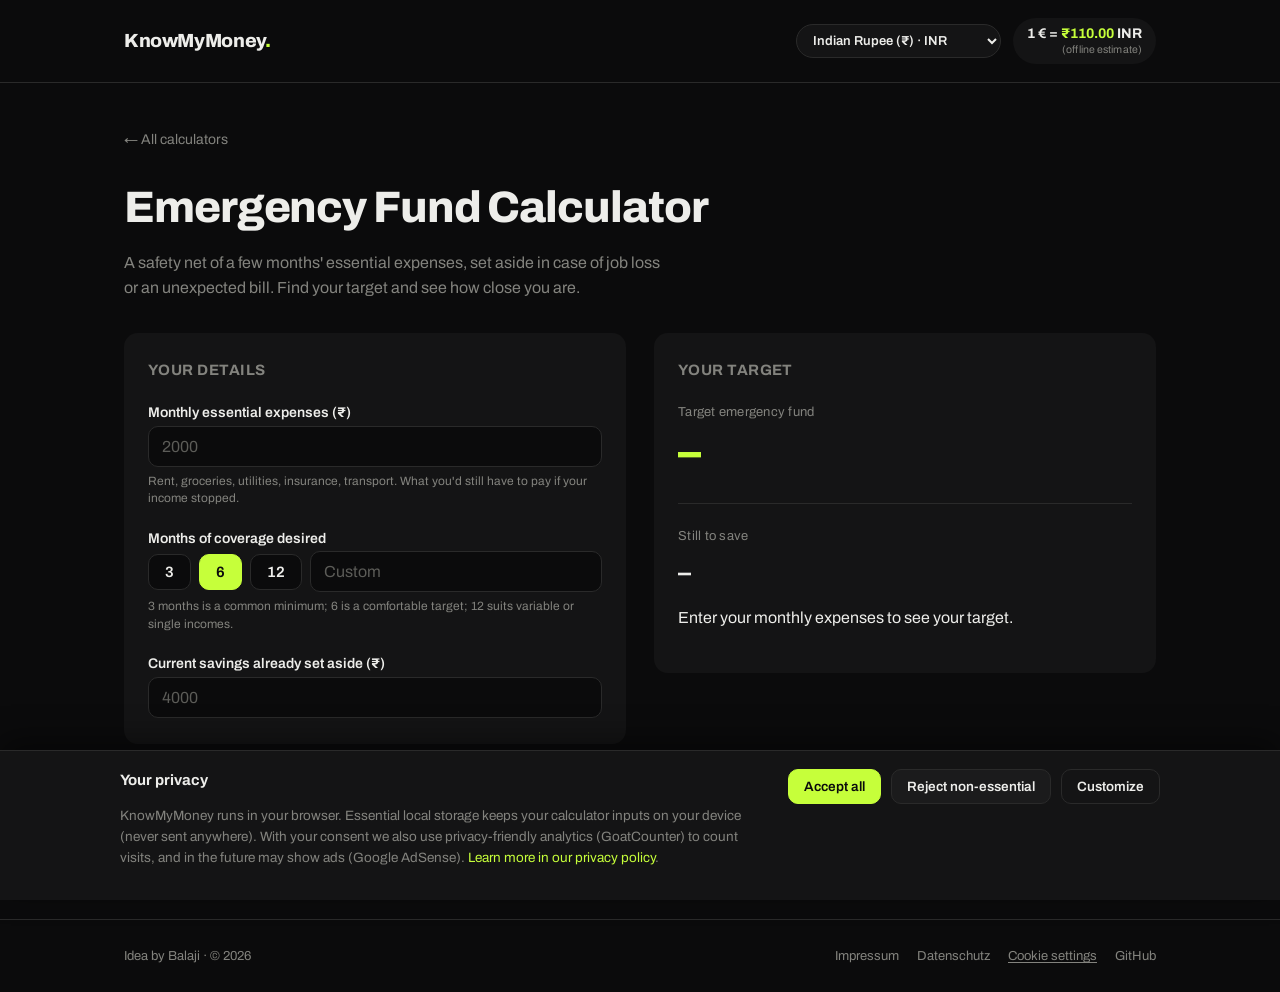
<file: emergency-fund/index.html>
<!doctype html>
<html lang="en">
<head>
<meta charset="utf-8">
<meta name="viewport" content="width=device-width, initial-scale=1">
<title>Emergency Fund Calculator · KnowMyMoney</title>
<meta name="description" content="Work out how big your emergency fund should be and how far along you already are. Runs entirely in your browser.">
<meta name="theme-color" content="#0b0b0c">
<link rel="canonical" href="https://knowmymoney.de/emergency-fund/">
<meta property="og:type" content="website">
<meta property="og:site_name" content="KnowMyMoney">
<meta property="og:title" content="Emergency Fund Calculator · KnowMyMoney">
<meta property="og:description" content="Work out how big your emergency fund should be and how far along you already are. Runs entirely in your browser.">
<meta property="og:url" content="https://knowmymoney.de/emergency-fund/">
<meta property="og:image" content="https://knowmymoney.de/icons/icon-512.png">
<meta name="twitter:card" content="summary">
<meta name="twitter:title" content="Emergency Fund Calculator · KnowMyMoney">
<meta name="twitter:description" content="Work out how big your emergency fund should be and how far along you already are. Runs entirely in your browser.">
<meta name="twitter:image" content="https://knowmymoney.de/icons/icon-512.png">
<link rel="manifest" href="/manifest.json">
<link rel="apple-touch-icon" href="/icons/icon-192.png">
<meta name="apple-mobile-web-app-capable" content="yes">
<meta name="apple-mobile-web-app-status-bar-style" content="black-translucent">
<meta name="apple-mobile-web-app-title" content="KnowMyMoney">
<link rel="preconnect" href="https://fonts.googleapis.com">
<link rel="preconnect" href="https://fonts.gstatic.com" crossorigin>
<link href="https://fonts.googleapis.com/css2?family=Archivo:wght@400;500;600;700;800&display=swap" rel="stylesheet">
<link rel="stylesheet" href="../shared/tokens.css">
</head>
<body data-depth="1">
<main>
  <div class="wrap">
    <a class="back-link" href="../">← All calculators</a>

    <div class="calc-head">
      <h1>Emergency Fund Calculator</h1>
      <p>A safety net of a few months' essential expenses, set aside in case of job loss or an unexpected bill. Find your target and see how close you are.</p>
    </div>

    <div class="calc-layout">
      <!-- Inputs -->
      <section class="panel" aria-label="Your details">
        <h2>Your details</h2>

        <div class="field">
          <label for="expenses">Monthly essential expenses (<span class="cur-sym">€</span>)</label>
          <input type="text" id="expenses" inputmode="numeric" placeholder="2000" min="0" step="50">
          <span class="hint">Rent, groceries, utilities, insurance, transport. What you'd still have to pay if your income stopped.</span>
        </div>

        <div class="field">
          <label id="monthsLabel">Months of coverage desired</label>
          <div class="seg" role="group" aria-labelledby="monthsLabel" id="monthsSeg">
            <button type="button" class="seg-btn" data-months="3">3</button>
            <button type="button" class="seg-btn" data-months="6">6</button>
            <button type="button" class="seg-btn" data-months="12">12</button>
            <input type="text" class="custom" id="customMonths" inputmode="numeric" placeholder="Custom" min="1" step="1" aria-label="Custom number of months">
          </div>
          <span class="hint">3 months is a common minimum; 6 is a comfortable target; 12 suits variable or single incomes.</span>
        </div>

        <div class="field">
          <label for="current">Current savings already set aside (<span class="cur-sym">€</span>)</label>
          <input type="text" id="current" inputmode="numeric" placeholder="4000" min="0" step="50">
        </div>
      </section>

      <!-- Results -->
      <section class="panel" aria-label="Your target" aria-live="polite">
        <h2>Your target</h2>

        <div class="result-block">
          <p class="result-label">Target emergency fund</p>
          <div class="result-big" id="target">–</div>
          <div class="result-inr" id="targetInr"></div>
        </div>

        <hr class="result-sep">

        <div class="result-block">
          <p class="result-label" id="gapLabel">Still to save</p>
          <div class="result-mid" id="gap">–</div>
          <div class="result-inr" id="gapInr"></div>
        </div>

        <p class="hint" id="meta" style="margin-top:14px">Enter your monthly expenses to see your target.</p>
      </section>
    </div>

    <div class="disclaimer">
      A guideline, not financial advice. Keep your emergency fund somewhere safe and easy to reach
      (e.g. an instant-access savings account), separate from money you invest. Converted figures use the
      live exchange rate for the currency selected in the header and are for reference only.
    </div>
  </div>
</main>
<script src="../shared/app.js" defer></script>
<script src="emergency.js" defer></script>
</body>
</html>
</file>
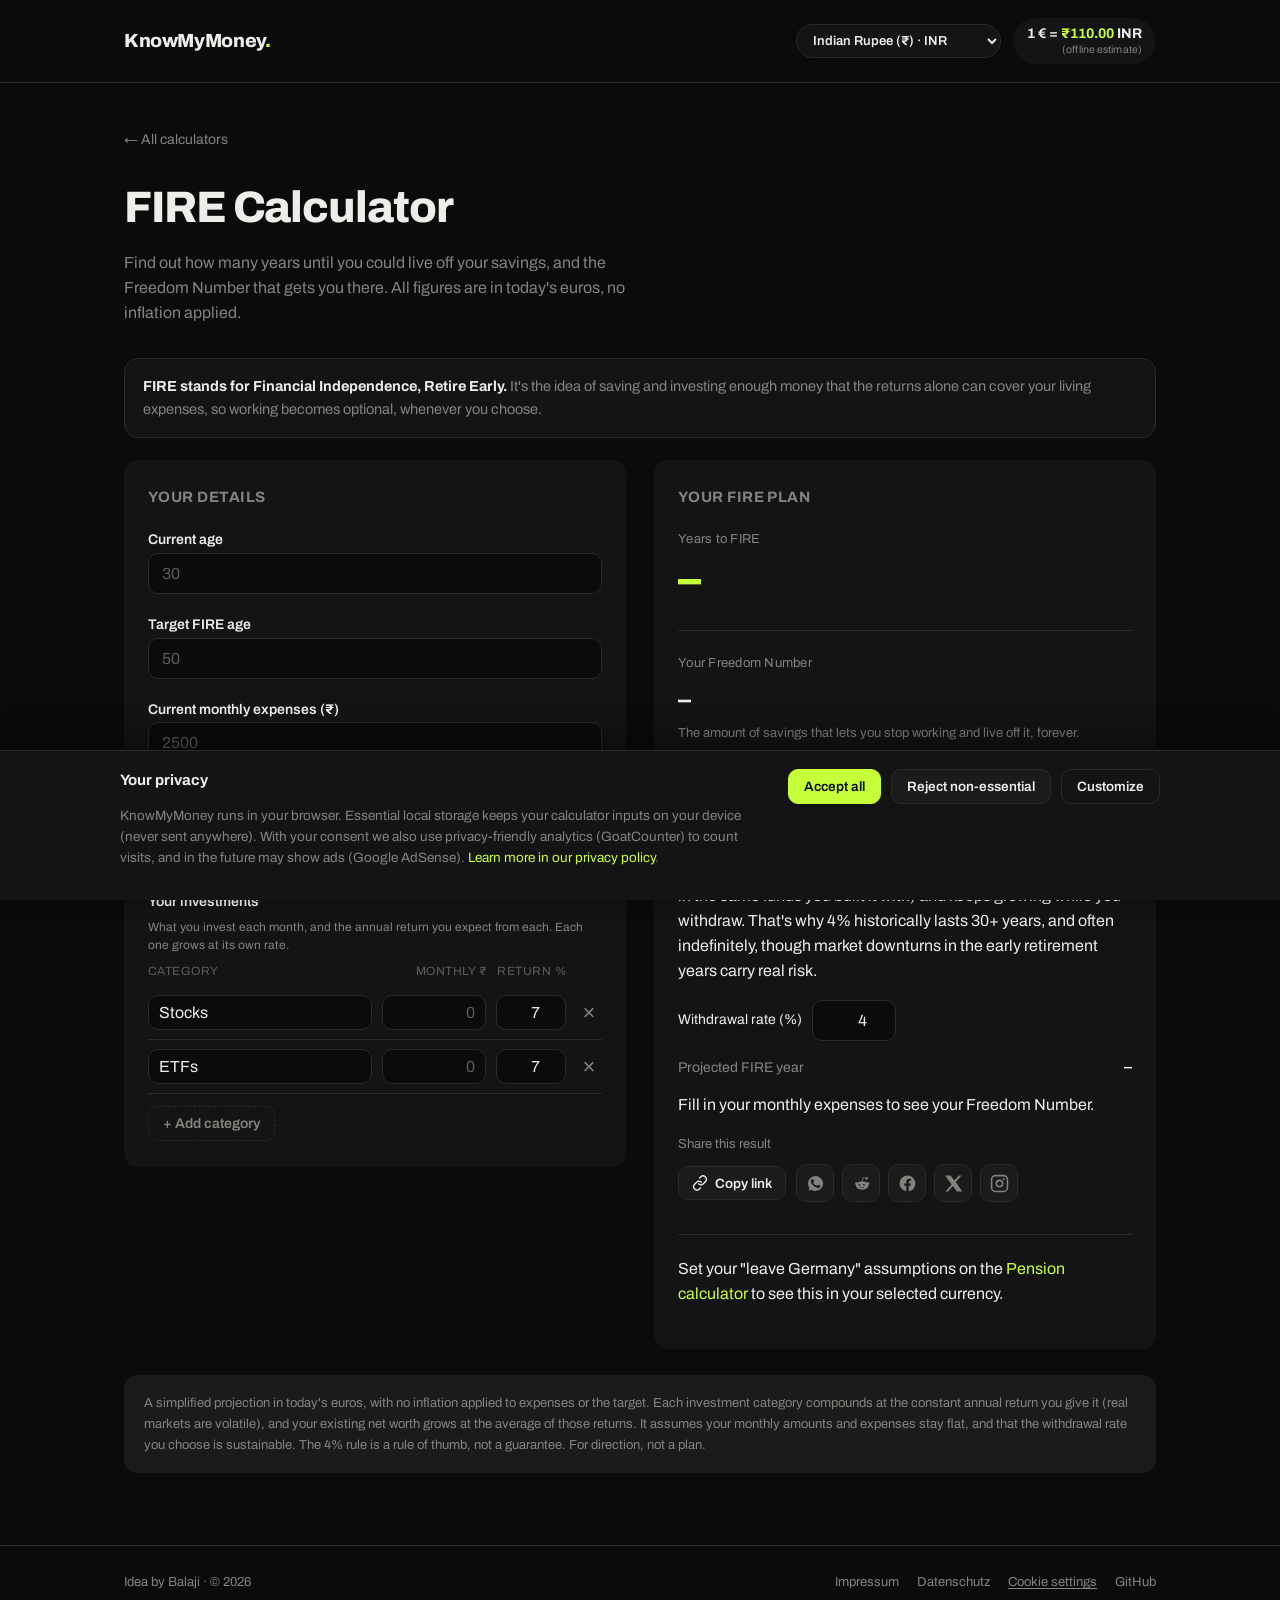
<file: fire/index.html>
<!doctype html>
<html lang="en">
<head>
<meta charset="utf-8">
<meta name="viewport" content="width=device-width, initial-scale=1">
<title>FIRE Calculator · KnowMyMoney</title>
<meta name="description" content="Estimate your FIRE number and how many years until financial independence, based on your savings and expected return. Runs entirely in your browser.">
<meta name="theme-color" content="#0b0b0c">
<link rel="canonical" href="https://knowmymoney.de/fire/">
<meta property="og:type" content="website">
<meta property="og:site_name" content="KnowMyMoney">
<meta property="og:title" content="FIRE Calculator · KnowMyMoney">
<meta property="og:description" content="Estimate your FIRE number and how many years until financial independence, based on your savings and expected return. Runs entirely in your browser.">
<meta property="og:url" content="https://knowmymoney.de/fire/">
<meta property="og:image" content="https://knowmymoney.de/icons/icon-512.png">
<meta name="twitter:card" content="summary">
<meta name="twitter:title" content="FIRE Calculator · KnowMyMoney">
<meta name="twitter:description" content="Estimate your FIRE number and how many years until financial independence, based on your savings and expected return. Runs entirely in your browser.">
<meta name="twitter:image" content="https://knowmymoney.de/icons/icon-512.png">
<link rel="manifest" href="/manifest.json">
<link rel="apple-touch-icon" href="/icons/icon-192.png">
<meta name="apple-mobile-web-app-capable" content="yes">
<meta name="apple-mobile-web-app-status-bar-style" content="black-translucent">
<meta name="apple-mobile-web-app-title" content="KnowMyMoney">
<link rel="preconnect" href="https://fonts.googleapis.com">
<link rel="preconnect" href="https://fonts.gstatic.com" crossorigin>
<link href="https://fonts.googleapis.com/css2?family=Archivo:wght@400;500;600;700;800&display=swap" rel="stylesheet">
<link rel="stylesheet" href="../shared/tokens.css">
</head>
<body data-depth="1">
<main>
  <div class="wrap">
    <a class="back-link" href="../">← All calculators</a>

    <div class="calc-head">
      <h1>FIRE Calculator</h1>
      <p>Find out how many years until you could live off your savings, and the Freedom Number that gets you there. All figures are in today's euros, no inflation applied.</p>
    </div>

    <div class="explainer">
      <strong>FIRE stands for Financial Independence, Retire Early.</strong> It's the idea of saving and
      investing enough money that the returns alone can cover your living expenses, so working becomes
      optional, whenever you choose.
    </div>

    <div class="calc-layout">
      <!-- Inputs -->
      <section class="panel" aria-label="Your details">
        <h2>Your details</h2>

        <div class="field">
          <label for="fireCurrentAge">Current age</label>
          <input type="text" id="fireCurrentAge" inputmode="numeric" placeholder="30" min="14" max="100">
        </div>
        <div class="field">
          <label for="fireTargetAge">Target FIRE age</label>
          <input type="text" id="fireTargetAge" inputmode="numeric" placeholder="50" min="18" max="100">
        </div>
        <div class="field">
          <label for="fireExpenses">Current monthly expenses (<span class="cur-sym">€</span>)</label>
          <input type="text" id="fireExpenses" inputmode="numeric" placeholder="2500" min="0" step="100">
        </div>
        <div class="field">
          <label for="fireNetWorth">Current net worth / invested assets (<span class="cur-sym">€</span>)</label>
          <input type="text" id="fireNetWorth" inputmode="numeric" placeholder="50000" min="0" step="1000">
          <span class="hint" id="fireNwHint">What you already have invested and working for you.</span>
        </div>

        <div class="field">
          <label>Your investments</label>
          <span class="hint" style="margin-bottom:8px">What you invest each month, and the annual return you expect from each. Each one grows at its own rate.</span>
          <div class="fire-inv-head" aria-hidden="true">
            <span>Category</span><span>Monthly <span class="cur-sym">€</span></span><span>Return %</span><span></span>
          </div>
          <div id="fireInvList"></div>
          <button type="button" class="nw-add-btn" id="fireAddBtn">+ Add category</button>
        </div>
      </section>

      <!-- Results -->
      <section class="panel" aria-label="Your FIRE plan" aria-live="polite">
        <h2>Your FIRE plan</h2>

        <div class="shared-note" id="fireSharedNote" hidden><strong>You're viewing a shared FIRE plan.</strong> Edit any field to make it your own; it won't touch your saved data until you do.</div>

        <p class="fire-grounding" id="fireGrounding" hidden></p>

        <div class="result-block">
          <p class="result-label">Years to FIRE</p>
          <div class="result-big" id="fireYears">–</div>
          <p class="result-sub-real" id="fireYearMeta"></p>
        </div>

        <hr class="result-sep">

        <div class="result-block">
          <p class="result-label">Your Freedom Number</p>
          <div class="result-mid" id="fireNumber">–</div>
          <p class="result-sub-real">The amount of savings that lets you stop working and live off it, forever.</p>
        </div>

        <p class="hint" style="margin-top:12px">This is based on research showing you can typically withdraw about 4% of your savings each year without running out, so your Freedom Number is roughly 25 times your annual expenses.</p>

        <p class="hint" style="margin-top:10px">This isn't a countdown: the money stays invested (for example, in the same funds you built it with) and keeps growing while you withdraw. That's why 4% historically lasts 30+ years, and often indefinitely, though market downturns in the early retirement years carry real risk.</p>

        <div class="fire-wr-field">
          <label for="fireWithdrawal">Withdrawal rate (%)</label>
          <input type="number" id="fireWithdrawal" inputmode="decimal" value="4" step="0.1" min="0.1">
        </div>

        <div class="receipt" style="margin-top:14px">
          <div class="receipt-row">
            <span class="receipt-label">Projected FIRE year</span>
            <span class="receipt-amt" id="fireYear">–</span>
          </div>
        </div>

        <div id="fireMultiples" hidden>
          <hr class="result-sep">
          <p class="result-label">How safe is safe? <span class="de-term">the same target at more cautious multiples of annual expenses</span></p>
          <div class="nw-subtotal"><span>Comfortable <span class="fire-multi-mult">25× annual expenses</span></span><span class="amt" id="fire25">–</span></div>
          <div class="nw-subtotal"><span>Extra safe <span class="fire-multi-mult">30× annual expenses</span></span><span class="amt" id="fire30">–</span></div>
          <div class="nw-subtotal"><span>Very safe <span class="fire-multi-mult">35× annual expenses</span></span><span class="amt" id="fire35">–</span></div>
        </div>

        <p class="hint" id="fireMeta" style="margin-top:14px">Fill in your monthly expenses to see your Freedom Number.</p>

        <div id="fireShare"></div>

        <!-- Cross-calculator: converted view, reusing the pension "leave Germany" assumptions -->
        <div id="fireIndiaBlock" hidden>
          <hr class="result-sep">
          <p class="result-label">Inflation check <span class="de-term">your Freedom Number's real value over time</span></p>
          <div class="result-mid" id="fireIndiaNominal">–</div>
          <p class="result-sub-real" id="fireIndiaReal"></p>
        </div>
        <div id="fireIndiaNote" hidden>
          <hr class="result-sep">
          <p class="hint">Set your "leave Germany" assumptions on the <a href="../pension/">Pension calculator</a> to see this in your selected currency.</p>
        </div>
      </section>
    </div>

    <div class="disclaimer">
      A simplified projection in today's euros, with no inflation applied to expenses or the target. Each investment
      category compounds at the constant annual return you give it (real markets are volatile), and your existing net
      worth grows at the average of those returns. It assumes your monthly amounts and expenses stay flat, and that the
      withdrawal rate you choose is sustainable. The 4% rule is a rule of thumb, not a guarantee. For direction, not a plan.
    </div>
  </div>
</main>
<script src="../shared/app.js" defer></script>
<script src="../shared/share.js" defer></script>
<script src="fire.js" defer></script>
</body>
</html>
</file>
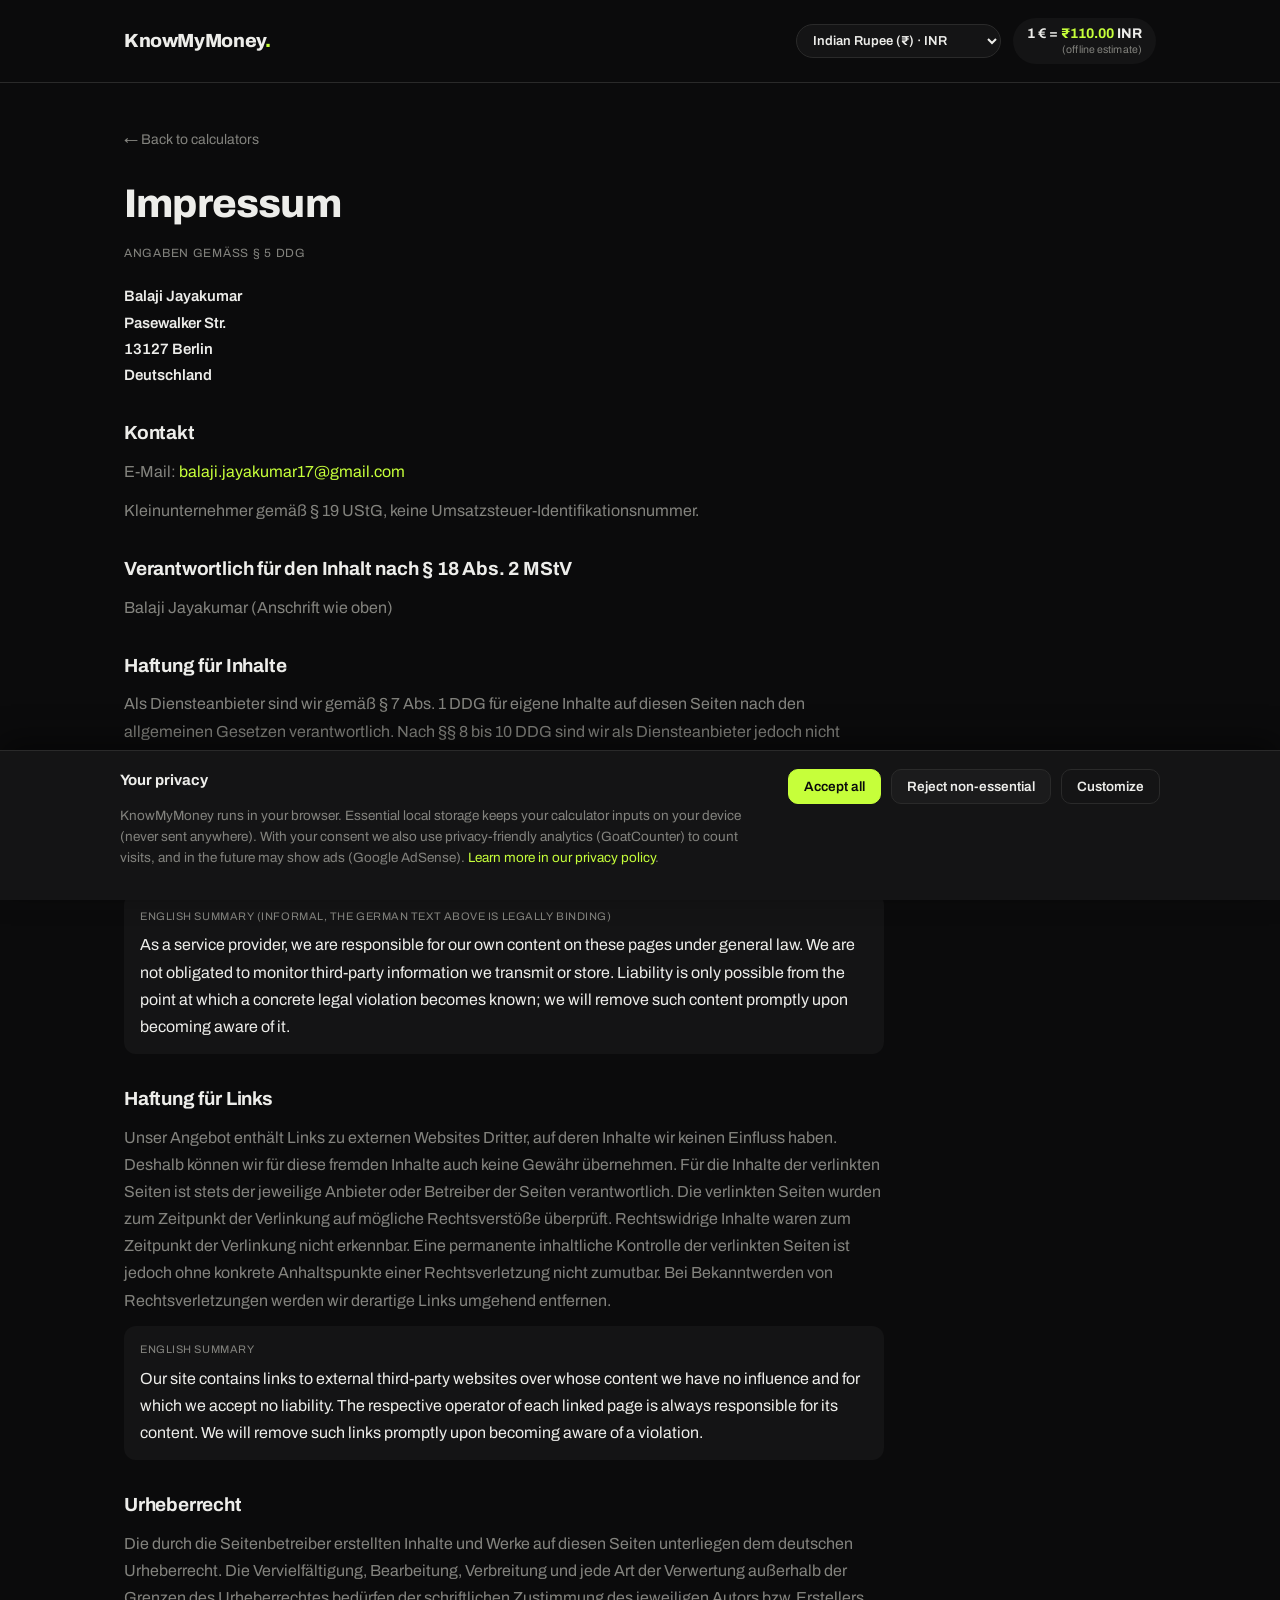
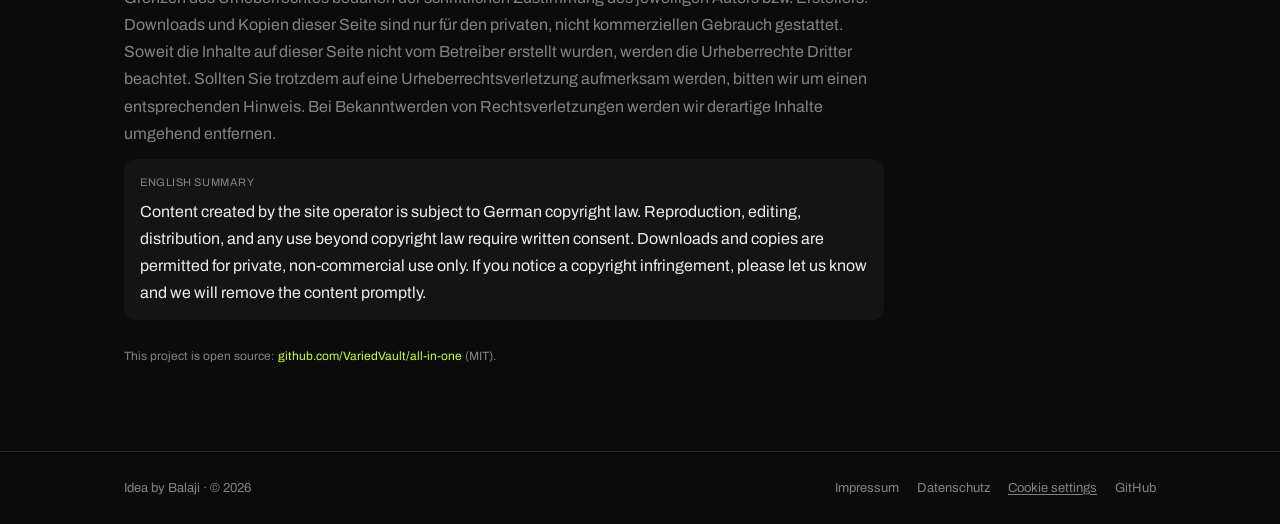
<file: impressum/index.html>
<!doctype html>
<html lang="de">
<head>
<meta charset="utf-8">
<meta name="viewport" content="width=device-width, initial-scale=1">
<title>Impressum · KnowMyMoney</title>
<meta name="robots" content="noindex">
<meta name="theme-color" content="#0b0b0c">
<link rel="canonical" href="https://knowmymoney.de/impressum/">
<meta property="og:type" content="website">
<meta property="og:site_name" content="KnowMyMoney">
<meta property="og:title" content="Impressum · KnowMyMoney">
<meta property="og:description" content="A small, growing suite of clean financial calculators. No accounts, no backend. Everything runs in your browser.">
<meta property="og:url" content="https://knowmymoney.de/impressum/">
<meta property="og:image" content="https://knowmymoney.de/icons/icon-512.png">
<meta name="twitter:card" content="summary">
<meta name="twitter:title" content="Impressum · KnowMyMoney">
<meta name="twitter:description" content="A small, growing suite of clean financial calculators. No accounts, no backend. Everything runs in your browser.">
<meta name="twitter:image" content="https://knowmymoney.de/icons/icon-512.png">
<link rel="manifest" href="/manifest.json">
<link rel="apple-touch-icon" href="/icons/icon-192.png">
<meta name="apple-mobile-web-app-capable" content="yes">
<meta name="apple-mobile-web-app-status-bar-style" content="black-translucent">
<meta name="apple-mobile-web-app-title" content="KnowMyMoney">
<link rel="preconnect" href="https://fonts.googleapis.com">
<link rel="preconnect" href="https://fonts.gstatic.com" crossorigin>
<link href="https://fonts.googleapis.com/css2?family=Archivo:wght@400;500;600;700;800&display=swap" rel="stylesheet">
<link rel="stylesheet" href="../shared/tokens.css">
</head>
<body data-depth="1">
<main>
  <div class="wrap">
    <a class="back-link" href="../">← Back to calculators</a>
    <article class="legal">
      <h1>Impressum</h1>
      <p class="kicker">Angaben gemäß § 5 DDG</p>

      <div class="identity" style="font-weight:600">
        Balaji Jayakumar<br>
        Pasewalker Str.<br>
        13127 Berlin<br>
        Deutschland
      </div>

      <h2>Kontakt</h2>
      <p>E-Mail: <a href="mailto:balaji.jayakumar17@gmail.com">balaji.jayakumar17@gmail.com</a></p>
      <p>Kleinunternehmer gemäß § 19 UStG, keine Umsatzsteuer-Identifikationsnummer.</p>

      <h2>Verantwortlich für den Inhalt nach § 18 Abs. 2 MStV</h2>
      <p>Balaji Jayakumar (Anschrift wie oben)</p>

      <h2>Haftung für Inhalte</h2>
      <p>Als Diensteanbieter sind wir gemäß § 7 Abs. 1 DDG für eigene Inhalte auf diesen Seiten nach den allgemeinen Gesetzen verantwortlich. Nach §§ 8 bis 10 DDG sind wir als Diensteanbieter jedoch nicht verpflichtet, übermittelte oder gespeicherte fremde Informationen zu überwachen oder nach Umständen zu forschen, die auf eine rechtswidrige Tätigkeit hinweisen. Verpflichtungen zur Entfernung oder Sperrung der Nutzung von Informationen nach den allgemeinen Gesetzen bleiben hiervon unberührt. Eine diesbezügliche Haftung ist jedoch erst ab dem Zeitpunkt der Kenntnis einer konkreten Rechtsverletzung möglich. Bei Bekanntwerden von entsprechenden Rechtsverletzungen werden wir diese Inhalte umgehend entfernen.</p>
      <div class="en-note">
        <p class="en-kick">English summary (informal, the German text above is legally binding)</p>
        <p>As a service provider, we are responsible for our own content on these pages under general law. We are not obligated to monitor third-party information we transmit or store. Liability is only possible from the point at which a concrete legal violation becomes known; we will remove such content promptly upon becoming aware of it.</p>
      </div>

      <h2>Haftung für Links</h2>
      <p>Unser Angebot enthält Links zu externen Websites Dritter, auf deren Inhalte wir keinen Einfluss haben. Deshalb können wir für diese fremden Inhalte auch keine Gewähr übernehmen. Für die Inhalte der verlinkten Seiten ist stets der jeweilige Anbieter oder Betreiber der Seiten verantwortlich. Die verlinkten Seiten wurden zum Zeitpunkt der Verlinkung auf mögliche Rechtsverstöße überprüft. Rechtswidrige Inhalte waren zum Zeitpunkt der Verlinkung nicht erkennbar. Eine permanente inhaltliche Kontrolle der verlinkten Seiten ist jedoch ohne konkrete Anhaltspunkte einer Rechtsverletzung nicht zumutbar. Bei Bekanntwerden von Rechtsverletzungen werden wir derartige Links umgehend entfernen.</p>
      <div class="en-note">
        <p class="en-kick">English summary</p>
        <p>Our site contains links to external third-party websites over whose content we have no influence and for which we accept no liability. The respective operator of each linked page is always responsible for its content. We will remove such links promptly upon becoming aware of a violation.</p>
      </div>

      <h2>Urheberrecht</h2>
      <p>Die durch die Seitenbetreiber erstellten Inhalte und Werke auf diesen Seiten unterliegen dem deutschen Urheberrecht. Die Vervielfältigung, Bearbeitung, Verbreitung und jede Art der Verwertung außerhalb der Grenzen des Urheberrechtes bedürfen der schriftlichen Zustimmung des jeweiligen Autors bzw. Erstellers. Downloads und Kopien dieser Seite sind nur für den privaten, nicht kommerziellen Gebrauch gestattet. Soweit die Inhalte auf dieser Seite nicht vom Betreiber erstellt wurden, werden die Urheberrechte Dritter beachtet. Sollten Sie trotzdem auf eine Urheberrechtsverletzung aufmerksam werden, bitten wir um einen entsprechenden Hinweis. Bei Bekanntwerden von Rechtsverletzungen werden wir derartige Inhalte umgehend entfernen.</p>
      <div class="en-note">
        <p class="en-kick">English summary</p>
        <p>Content created by the site operator is subject to German copyright law. Reproduction, editing, distribution, and any use beyond copyright law require written consent. Downloads and copies are permitted for private, non-commercial use only. If you notice a copyright infringement, please let us know and we will remove the content promptly.</p>
      </div>

      <p class="stand">This project is open source: <a href="https://github.com/VariedVault/all-in-one" target="_blank" rel="noopener noreferrer">github.com/VariedVault/all-in-one</a> (MIT).</p>
    </article>
  </div>
</main>
<script src="../shared/app.js" defer></script>
</body>
</html>
</file>
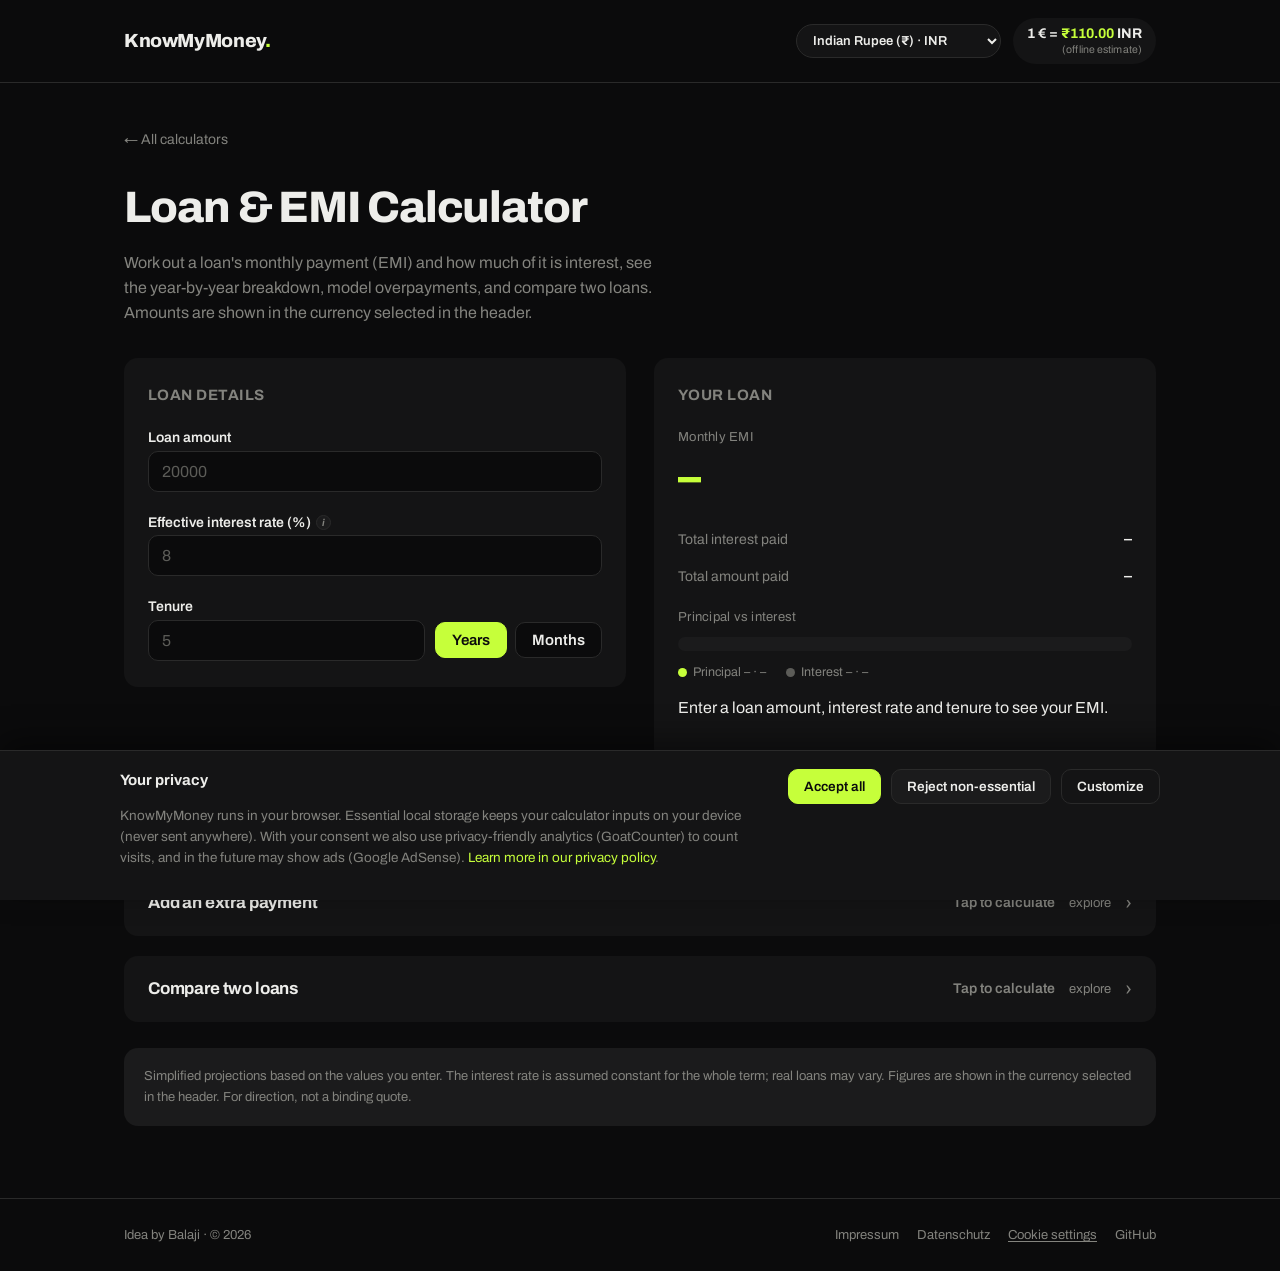
<file: loan/index.html>
<!doctype html>
<html lang="en">
<head>
<meta charset="utf-8">
<meta name="viewport" content="width=device-width, initial-scale=1">
<title>Loan &amp; EMI Calculator · KnowMyMoney</title>
<meta name="description" content="Calculate a loan's monthly EMI, total interest and amortization schedule, model extra payments, and compare two loans side by side. Runs entirely in your browser.">
<meta name="theme-color" content="#0b0b0c">
<link rel="canonical" href="https://knowmymoney.de/loan/">
<meta property="og:type" content="website">
<meta property="og:site_name" content="KnowMyMoney">
<meta property="og:title" content="Loan &amp; EMI Calculator · KnowMyMoney">
<meta property="og:description" content="Calculate a loan's monthly EMI, total interest and amortization schedule, model extra payments, and compare two loans side by side. Runs entirely in your browser.">
<meta property="og:url" content="https://knowmymoney.de/loan/">
<meta property="og:image" content="https://knowmymoney.de/icons/icon-512.png">
<meta name="twitter:card" content="summary">
<meta name="twitter:title" content="Loan &amp; EMI Calculator · KnowMyMoney">
<meta name="twitter:description" content="Calculate a loan's monthly EMI, total interest and amortization schedule, model extra payments, and compare two loans side by side. Runs entirely in your browser.">
<meta name="twitter:image" content="https://knowmymoney.de/icons/icon-512.png">
<link rel="manifest" href="/manifest.json">
<link rel="apple-touch-icon" href="/icons/icon-192.png">
<meta name="apple-mobile-web-app-capable" content="yes">
<meta name="apple-mobile-web-app-status-bar-style" content="black-translucent">
<meta name="apple-mobile-web-app-title" content="KnowMyMoney">
<link rel="preconnect" href="https://fonts.googleapis.com">
<link rel="preconnect" href="https://fonts.gstatic.com" crossorigin>
<link href="https://fonts.googleapis.com/css2?family=Archivo:wght@400;500;600;700;800&display=swap" rel="stylesheet">
<link rel="stylesheet" href="../shared/tokens.css">
</head>
<body data-depth="1">
<main>
  <div class="wrap">
    <a class="back-link" href="../">← All calculators</a>

    <div class="calc-head">
      <h1>Loan &amp; EMI Calculator</h1>
      <p>Work out a loan's monthly payment (EMI) and how much of it is interest, see the year-by-year breakdown, model overpayments, and compare two loans. Amounts are shown in the currency selected in the header.</p>
    </div>

    <div class="calc-layout">
      <!-- Inputs -->
      <section class="panel" aria-label="Loan details">
        <h2>Loan details</h2>
        <div class="field">
          <label for="stdAmount">Loan amount</label>
          <input type="text" id="stdAmount" inputmode="numeric" placeholder="20000" min="0" step="100">
        </div>
        <div class="field">
          <label for="stdRate">Effective interest rate (%)
            <span class="info"><button type="button" class="info-icon" aria-label="What is the effective interest rate?" aria-expanded="false">i</button><span class="info-pop" role="tooltip">Includes all fees and costs, unlike the base rate some banks quote separately (Sollzins in German). Use this figure to directly compare loan offers.</span></span>
          </label>
          <input type="number" id="stdRate" inputmode="decimal" placeholder="8" min="0" step="0.1">
        </div>
        <div class="field">
          <label for="stdTenure">Tenure</label>
          <div class="tenure-row">
            <input type="text" id="stdTenure" inputmode="numeric" placeholder="5" min="0" step="1">
            <div class="seg" id="stdUnitSeg" role="group" aria-label="Tenure unit">
              <button type="button" class="seg-btn active" data-unit="years">Years</button>
              <button type="button" class="seg-btn" data-unit="months">Months</button>
            </div>
          </div>
        </div>
      </section>

      <!-- Results -->
      <section class="panel" aria-live="polite" aria-label="Results">
        <h2>Your loan</h2>
        <div class="result-block">
          <p class="result-label">Monthly EMI</p>
          <div class="result-big" id="emi">–</div>
        </div>
        <div class="receipt" style="margin-top:16px">
          <div class="receipt-row"><span class="receipt-label">Total interest paid</span><span class="receipt-amt" id="stdInterest">–</span></div>
          <div class="receipt-row"><span class="receipt-label">Total amount paid</span><span class="receipt-amt" id="stdTotal">–</span></div>
        </div>
        <p class="result-label" style="margin-top:18px">Principal vs interest</p>
        <div class="split-bar" role="img" aria-label="Principal versus interest split">
          <div class="seg-liquid" id="stdSplitP" style="width:0%"></div>
          <div class="seg-illiquid" id="stdSplitI" style="width:0%"></div>
        </div>
        <div class="split-legend">
          <span><span class="dot liquid"></span>Principal <span id="stdPPct">–</span> · <span id="stdPAmt">–</span></span>
          <span><span class="dot illiquid"></span>Interest <span id="stdIPct">–</span> · <span id="stdIAmt">–</span></span>
        </div>
        <p class="hint" id="stdMeta" style="margin-top:14px">Enter a loan amount, interest rate and tenure to see your EMI.</p>
      </section>
    </div>

    <!-- CARD 1: amortization schedule -->
    <details class="scenario-card" id="amortCard">
      <summary>
        <span class="scenario-title">See your amortization schedule</span>
        <span class="scenario-right">
          <span class="scenario-preview empty" id="amortPreview">year-by-year breakdown</span>
          <span class="scenario-cta">explore</span>
          <span class="chev" aria-hidden="true">›</span>
        </span>
      </summary>
      <div class="expando-body">
        <p class="expando-sub">One row per year, for the full tenure.</p>
        <div class="amort-scroll">
          <table class="amort-table" id="amortTable">
            <thead>
              <tr><th>Year</th><th>Payment</th><th>Principal</th><th>Interest</th><th>Balance</th></tr>
            </thead>
            <tbody id="amortBody"></tbody>
          </table>
        </div>
        <p class="hint" id="amortEmpty">Fill in the loan above to see the breakdown.</p>
      </div>
    </details>

    <!-- CARD 2: extra payment -->
    <details class="scenario-card" id="extraCard">
      <summary>
        <span class="scenario-title">Add an extra payment</span>
        <span class="scenario-right">
          <span class="scenario-preview empty" id="extraPreview">Tap to calculate</span>
          <span class="scenario-cta">explore</span>
          <span class="chev" aria-hidden="true">›</span>
        </span>
      </summary>
      <div class="expando-body">
        <div class="expando-grid">
          <div>
            <div class="field">
              <label for="xtraStdMonthly">Extra payment per month</label>
              <input type="text" id="xtraStdMonthly" inputmode="numeric" placeholder="100" min="0" step="10">
            </div>
          </div>
          <div aria-live="polite">
            <p class="hint" id="xtraStdPrompt">Fill in the loan above, then enter an extra monthly payment.</p>
            <div id="xtraStdResults" hidden>
              <div class="receipt">
                <div class="receipt-row"><span class="receipt-label">New payoff time</span><span class="receipt-amt" id="xtraStdTenure">–</span></div>
                <div class="receipt-row"><span class="receipt-label">Finishes earlier by</span><span class="receipt-amt" id="xtraStdEarlier">–</span></div>
              </div>
              <p class="result-label" style="margin-top:16px">Interest saved</p>
              <div class="result-mid" id="xtraStdSaved">–</div>
            </div>
          </div>
        </div>
      </div>
    </details>

    <!-- CARD 3: compare two loans -->
    <details class="scenario-card" id="compareCard">
      <summary>
        <span class="scenario-title">Compare two loans</span>
        <span class="scenario-right">
          <span class="scenario-preview empty" id="comparePreview">Tap to calculate</span>
          <span class="scenario-cta">explore</span>
          <span class="chev" aria-hidden="true">›</span>
        </span>
      </summary>
      <div class="expando-body">
        <p class="expando-sub">Loan A is the loan entered above. Enter a second loan (B) to compare.</p>
        <div class="expando-grid">
          <div>
            <div class="field">
              <label for="cmpStdAmount">Loan B amount</label>
              <input type="text" id="cmpStdAmount" inputmode="numeric" placeholder="20000" min="0" step="100">
            </div>
            <div class="field">
              <label for="cmpStdRate">Loan B effective interest rate (%)</label>
              <input type="number" id="cmpStdRate" inputmode="decimal" placeholder="7" min="0" step="0.1">
            </div>
            <div class="field">
              <label for="cmpStdTenure">Loan B tenure</label>
              <div class="tenure-row">
                <input type="text" id="cmpStdTenure" inputmode="numeric" placeholder="5" min="0" step="1">
                <div class="seg" id="cmpStdUnitSeg" role="group" aria-label="Loan B tenure unit">
                  <button type="button" class="seg-btn active" data-unit="years">Years</button>
                  <button type="button" class="seg-btn" data-unit="months">Months</button>
                </div>
              </div>
            </div>
          </div>
          <div aria-live="polite">
            <p class="hint" id="comparePrompt">Fill in both loans to compare them.</p>
            <div id="compareResults" hidden>
              <div class="amort-scroll">
                <table class="amort-table cmp-table" id="compareTable">
                  <thead><tr><th>Metric</th><th>Loan A</th><th>Loan B</th></tr></thead>
                  <tbody id="compareBody"></tbody>
                </table>
              </div>
              <p class="result-mid" id="compareVerdict" style="margin-top:14px"></p>
            </div>
          </div>
        </div>
      </div>
    </details>

    <div class="disclaimer">
      Simplified projections based on the values you enter. The interest rate is assumed constant for the whole term;
      real loans may vary. Figures are shown in the currency selected in the header. For direction, not a binding quote.
    </div>
  </div>
</main>
<script src="../shared/app.js" defer></script>
<script src="loan.js" defer></script>
</body>
</html>
</file>
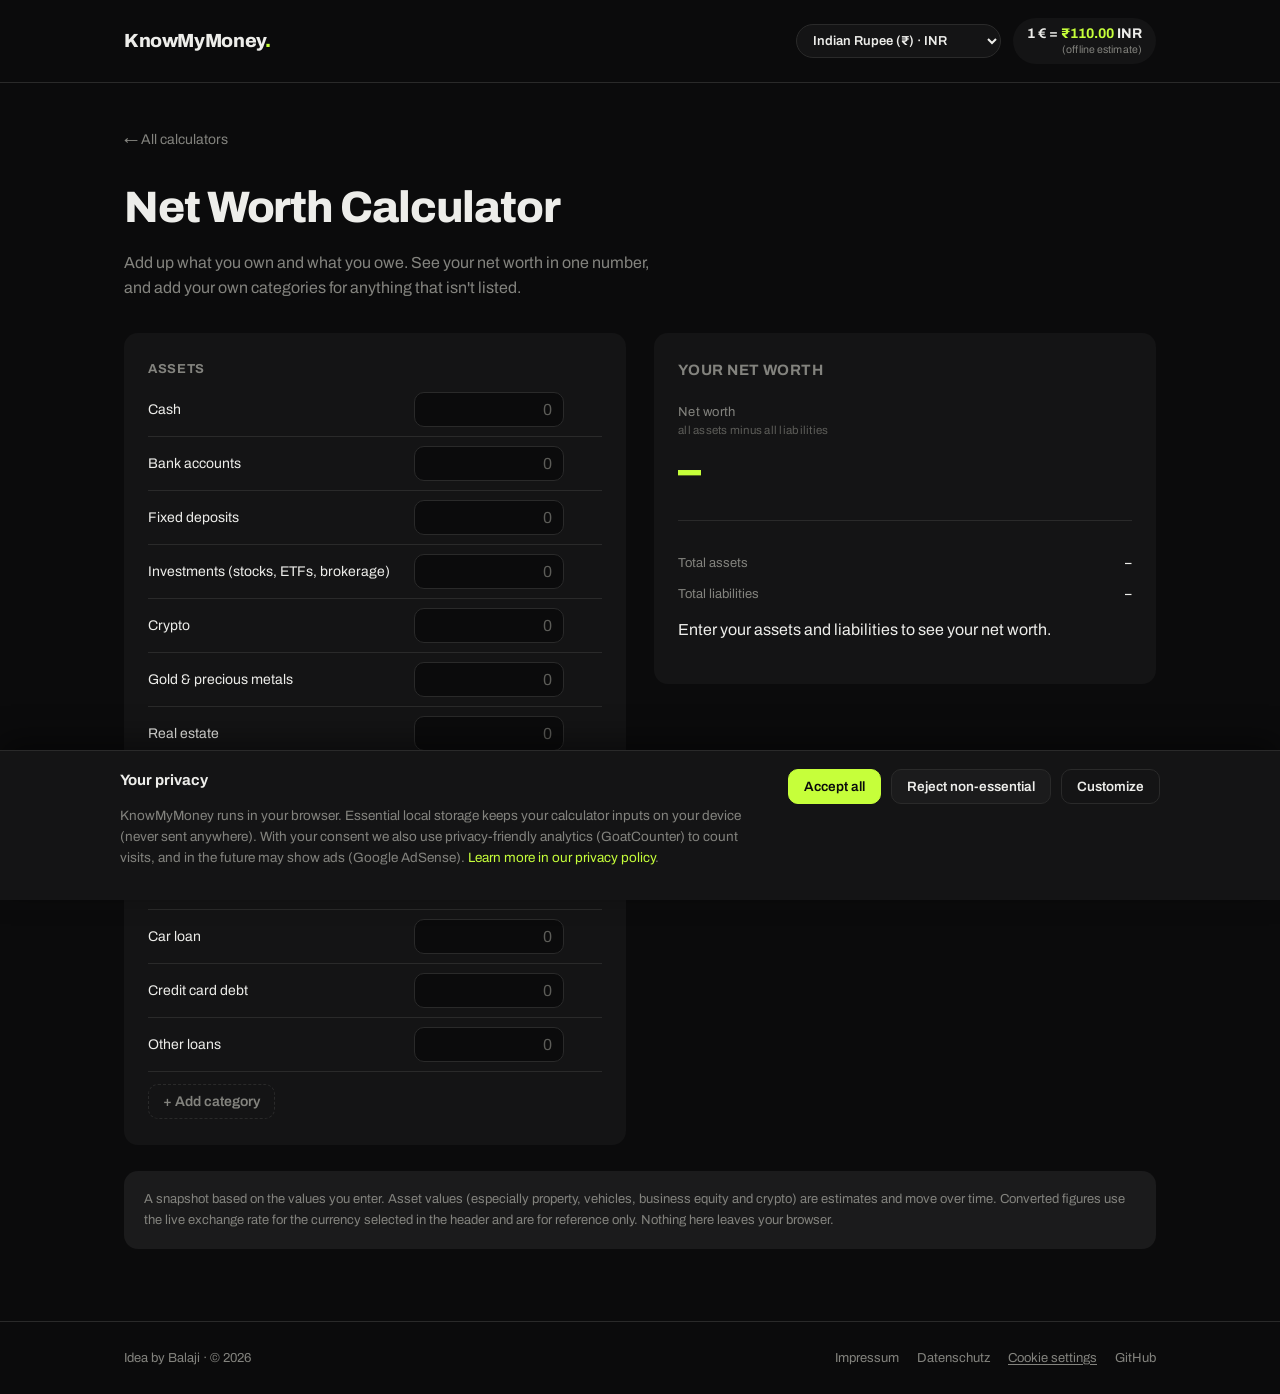
<file: net-worth/index.html>
<!doctype html>
<html lang="en">
<head>
<meta charset="utf-8">
<meta name="viewport" content="width=device-width, initial-scale=1">
<title>Net Worth Calculator · KnowMyMoney</title>
<meta name="description" content="Add up your assets and liabilities to see your net worth. Runs entirely in your browser.">
<meta name="theme-color" content="#0b0b0c">
<link rel="canonical" href="https://knowmymoney.de/net-worth/">
<meta property="og:type" content="website">
<meta property="og:site_name" content="KnowMyMoney">
<meta property="og:title" content="Net Worth Calculator · KnowMyMoney">
<meta property="og:description" content="Add up your assets and liabilities to see your net worth. Runs entirely in your browser.">
<meta property="og:url" content="https://knowmymoney.de/net-worth/">
<meta property="og:image" content="https://knowmymoney.de/icons/icon-512.png">
<meta name="twitter:card" content="summary">
<meta name="twitter:title" content="Net Worth Calculator · KnowMyMoney">
<meta name="twitter:description" content="Add up your assets and liabilities to see your net worth. Runs entirely in your browser.">
<meta name="twitter:image" content="https://knowmymoney.de/icons/icon-512.png">
<link rel="manifest" href="/manifest.json">
<link rel="apple-touch-icon" href="/icons/icon-192.png">
<meta name="apple-mobile-web-app-capable" content="yes">
<meta name="apple-mobile-web-app-status-bar-style" content="black-translucent">
<meta name="apple-mobile-web-app-title" content="KnowMyMoney">
<link rel="preconnect" href="https://fonts.googleapis.com">
<link rel="preconnect" href="https://fonts.gstatic.com" crossorigin>
<link href="https://fonts.googleapis.com/css2?family=Archivo:wght@400;500;600;700;800&display=swap" rel="stylesheet">
<link rel="stylesheet" href="../shared/tokens.css">
</head>
<body data-depth="1">
<main>
  <div class="wrap">
    <a class="back-link" href="../">← All calculators</a>

    <div class="calc-head">
      <h1>Net Worth Calculator</h1>
      <p>Add up what you own and what you owe. See your net worth in one number, and add your own categories for anything that isn't listed.</p>
    </div>

    <div class="calc-layout">
      <!-- Inputs -->
      <section class="panel" aria-label="Your assets and liabilities">
        <div class="nw-group">
          <h3>Assets</h3>
          <div class="nw-row"><label for="nwCash">Cash</label><input type="text" class="amt" id="nwCash" inputmode="numeric" placeholder="0" step="100"></div>
          <div class="nw-row"><label for="nwBank">Bank accounts</label><input type="text" class="amt" id="nwBank" inputmode="numeric" placeholder="0" step="100"></div>
          <div class="nw-row"><label for="nwFixedDeposits">Fixed deposits</label><input type="text" class="amt" id="nwFixedDeposits" inputmode="numeric" placeholder="0" step="100"></div>
          <div class="nw-row"><label for="nwInvest">Investments (stocks, ETFs, brokerage)</label><input type="text" class="amt" id="nwInvest" inputmode="numeric" placeholder="0" step="100"></div>
          <div class="nw-row"><label for="nwCrypto">Crypto</label><input type="text" class="amt" id="nwCrypto" inputmode="numeric" placeholder="0" step="100"></div>
          <div class="nw-row"><label for="nwGold">Gold &amp; precious metals</label><input type="text" class="amt" id="nwGold" inputmode="numeric" placeholder="0" step="100"></div>
          <div class="nw-row"><label for="nwRealEstate">Real estate</label><input type="text" class="amt" id="nwRealEstate" inputmode="numeric" placeholder="0" step="100"></div>

          <div id="nwCustom"></div>
          <button type="button" class="nw-add-btn" id="nwAddBtn">+ Add category</button>
        </div>

        <div class="nw-group">
          <h3>Liabilities</h3>
          <div class="nw-row"><label for="nwMortgage">Mortgage / home loan</label><input type="text" class="amt" id="nwMortgage" inputmode="numeric" placeholder="0" step="100"></div>
          <div class="nw-row"><label for="nwCarLoan">Car loan</label><input type="text" class="amt" id="nwCarLoan" inputmode="numeric" placeholder="0" step="100"></div>
          <div class="nw-row"><label for="nwCreditCard">Credit card debt</label><input type="text" class="amt" id="nwCreditCard" inputmode="numeric" placeholder="0" step="100"></div>
          <div class="nw-row"><label for="nwOtherLoans">Other loans</label><input type="text" class="amt" id="nwOtherLoans" inputmode="numeric" placeholder="0" step="100"></div>

          <div id="nwLiabCustom"></div>
          <button type="button" class="nw-add-btn" id="nwLiabAddBtn">+ Add category</button>
        </div>
      </section>

      <!-- Results -->
      <section class="panel" aria-label="Your net worth" aria-live="polite">
        <h2>Your net worth</h2>

        <div class="result-block">
          <p class="result-label">Net worth <span class="de-term">all assets minus all liabilities</span></p>
          <div class="result-big" id="nwTotal">–</div>
          <div class="result-inr" id="nwTotalInr"></div>
        </div>

        <hr class="result-sep">

        <div class="nw-subtotal"><span>Total assets</span><span class="amt" id="nwAssets">–</span></div>
        <div class="nw-subtotal"><span>Total liabilities</span><span class="amt" id="nwLiabilities">–</span></div>

        <p class="hint" id="nwMeta" style="margin-top:14px">Enter your assets and liabilities to see your net worth.</p>
      </section>
    </div>

    <div class="disclaimer">
      A snapshot based on the values you enter. Asset values (especially property, vehicles, business equity and crypto)
      are estimates and move over time. Converted figures use the live exchange rate for the currency selected in the header and are for reference only.
      Nothing here leaves your browser.
    </div>
  </div>
</main>
<script src="../shared/app.js" defer></script>
<script src="networth.js" defer></script>
</body>
</html>
</file>
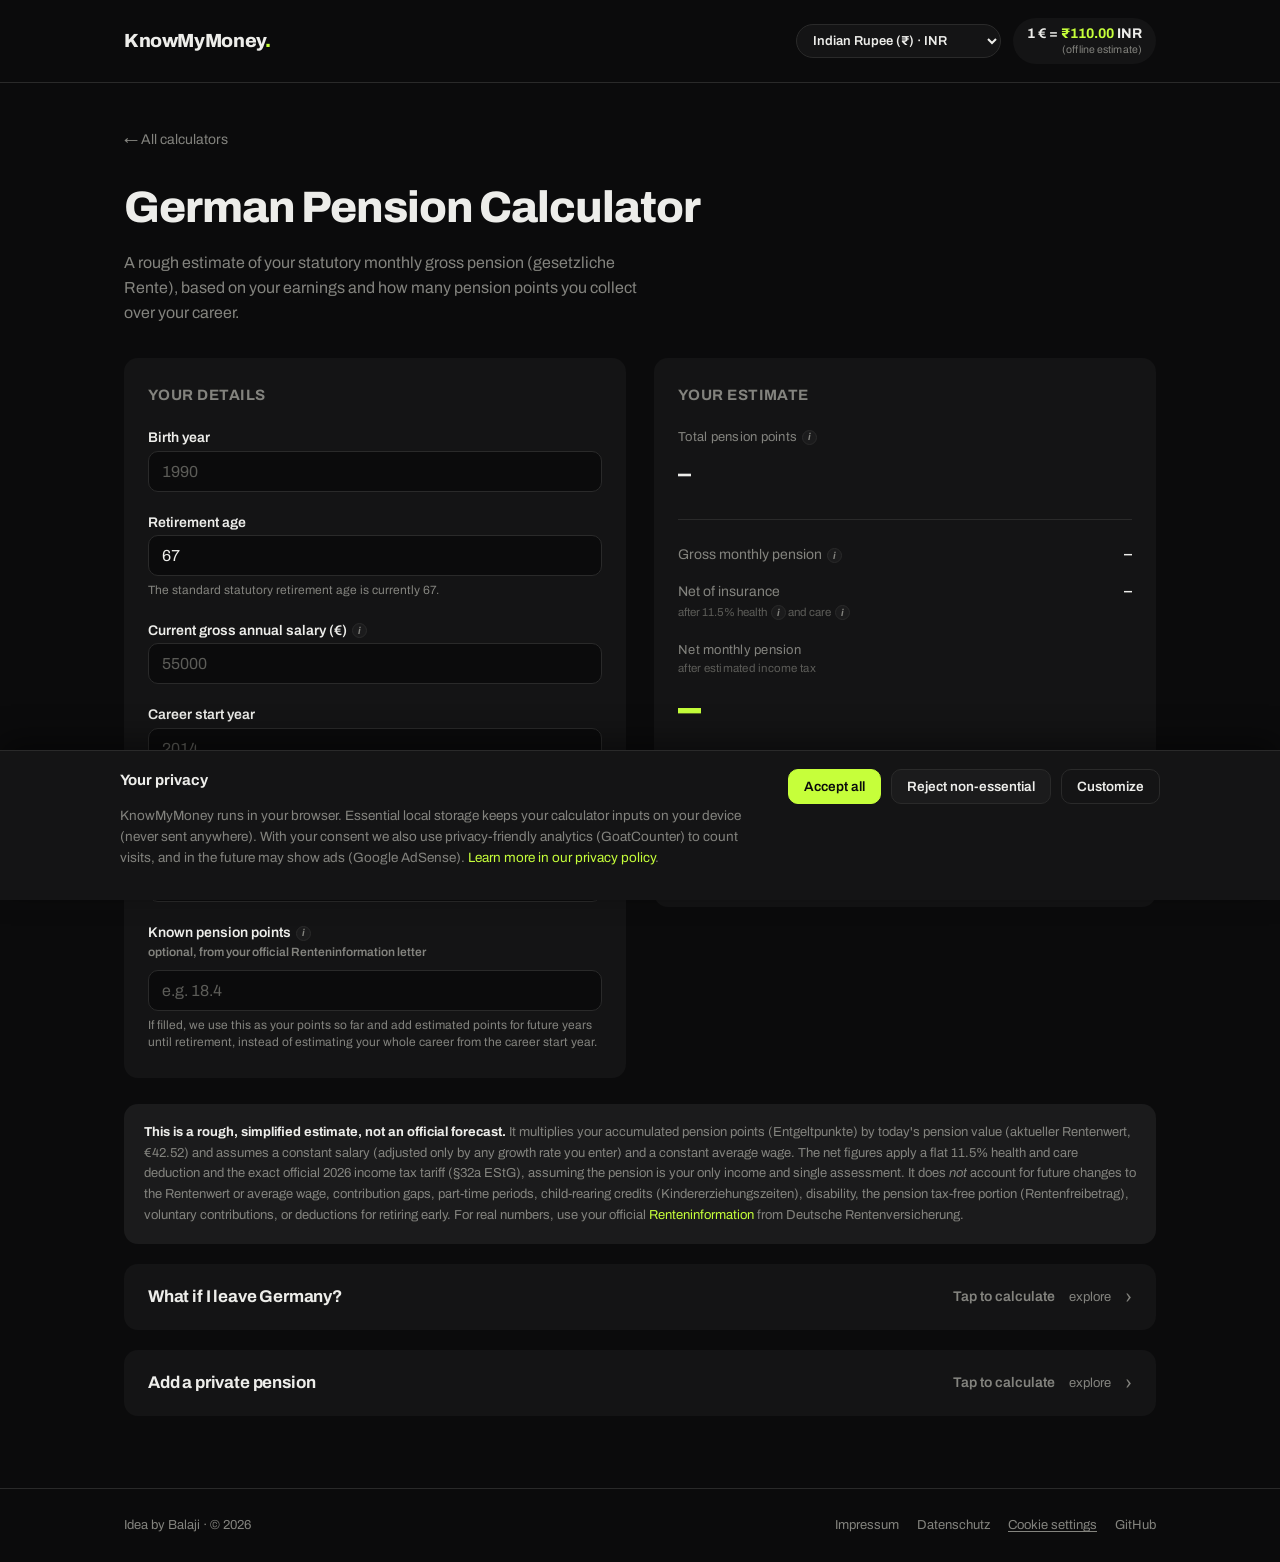
<file: pension/index.html>
<!doctype html>
<html lang="en">
<head>
<meta charset="utf-8">
<meta name="viewport" content="width=device-width, initial-scale=1">
<title>German Pension Calculator · KnowMyMoney</title>
<meta name="description" content="Estimate your German statutory monthly gross pension from your salary history and Entgeltpunkte. Runs entirely in your browser.">
<meta name="theme-color" content="#0b0b0c">
<link rel="canonical" href="https://knowmymoney.de/pension/">
<meta property="og:type" content="website">
<meta property="og:site_name" content="KnowMyMoney">
<meta property="og:title" content="German Pension Calculator · KnowMyMoney">
<meta property="og:description" content="Estimate your German statutory monthly gross pension from your salary history and Entgeltpunkte. Runs entirely in your browser.">
<meta property="og:url" content="https://knowmymoney.de/pension/">
<meta property="og:image" content="https://knowmymoney.de/icons/icon-512.png">
<meta name="twitter:card" content="summary">
<meta name="twitter:title" content="German Pension Calculator · KnowMyMoney">
<meta name="twitter:description" content="Estimate your German statutory monthly gross pension from your salary history and Entgeltpunkte. Runs entirely in your browser.">
<meta name="twitter:image" content="https://knowmymoney.de/icons/icon-512.png">
<link rel="manifest" href="/manifest.json">
<link rel="apple-touch-icon" href="/icons/icon-192.png">
<meta name="apple-mobile-web-app-capable" content="yes">
<meta name="apple-mobile-web-app-status-bar-style" content="black-translucent">
<meta name="apple-mobile-web-app-title" content="KnowMyMoney">
<link rel="preconnect" href="https://fonts.googleapis.com">
<link rel="preconnect" href="https://fonts.gstatic.com" crossorigin>
<link href="https://fonts.googleapis.com/css2?family=Archivo:wght@400;500;600;700;800&display=swap" rel="stylesheet">
<link rel="stylesheet" href="../shared/tokens.css">
</head>
<body data-depth="1">
<main>
  <div class="wrap">
    <a class="back-link" href="../">← All calculators</a>

    <div class="calc-head">
      <h1>German Pension Calculator</h1>
      <p>A rough estimate of your statutory monthly gross pension (gesetzliche Rente), based on your earnings and how many pension points you collect over your career.</p>
    </div>

    <div class="calc-layout">
      <!-- Inputs -->
      <section class="panel" aria-label="Your details">
        <h2>Your details</h2>

        <div class="field">
          <label for="birthYear">Birth year</label>
          <input type="text" id="birthYear" inputmode="numeric" placeholder="1990" min="1930" max="2025">
        </div>

        <div class="field">
          <label for="retireAge">Retirement age</label>
          <input type="text" id="retireAge" inputmode="numeric" value="67" min="55" max="75">
          <span class="hint">The standard statutory retirement age is currently 67.</span>
        </div>

        <div class="field">
          <label for="salary">Current gross annual salary (€) <span class="info"><button type="button" class="info-icon" aria-label="About the contribution ceiling" aria-expanded="false">i</button><span class="info-pop" role="tooltip">The maximum yearly salary that counts toward your pension points (Beitragsbemessungsgrenze); earning more than this doesn't earn additional points.</span></span></label>
          <input type="text" id="salary" inputmode="numeric" placeholder="55000" min="0" step="100">
        </div>

        <div class="field">
          <label for="careerStart">Career start year</label>
          <input type="text" id="careerStart" inputmode="numeric" placeholder="2014" min="1940" max="2030">
          <span class="hint">The first year you started paying into the pension insurance.</span>
        </div>

        <div class="field">
          <label for="growth">Expected annual salary growth (%) <span class="de-term">optional · default 0</span></label>
          <input type="number" id="growth" inputmode="decimal" value="0" step="0.1">
        </div>

        <div class="field">
          <label for="override">Known pension points <span class="info"><button type="button" class="info-icon" aria-label="About pension points" aria-expanded="false">i</button><span class="info-pop" role="tooltip">Germany's state pension is calculated in points, not currency (Entgeltpunkte). Earning the average national salary in a year = 1 point. Your total points times the current point value determines your pension.</span></span> <span class="de-term">optional, from your official Renteninformation letter</span></label>
          <input type="text" id="override" inputmode="decimal" placeholder="e.g. 18.4" min="0" step="0.01">
          <span class="hint">If filled, we use this as your points so far and add estimated points for future years until retirement, instead of estimating your whole career from the career start year.</span>
        </div>
      </section>

      <!-- Results -->
      <section class="panel" aria-label="Your estimate" aria-live="polite">
        <h2>Your estimate</h2>

        <div class="result-block">
          <p class="result-label">Total pension points <span class="info"><button type="button" class="info-icon" aria-label="About pension points" aria-expanded="false">i</button><span class="info-pop" role="tooltip">Germany's state pension is calculated in points, not currency (Entgeltpunkte). Earning the average national salary in a year = 1 point. Your total points times the current point value determines your pension.</span></span></p>
          <div class="result-mid" id="points">–</div>
        </div>

        <hr class="result-sep">

        <div class="result-block">
          <div class="receipt">
            <div class="receipt-row">
              <span class="receipt-label">Gross monthly pension <span class="info"><button type="button" class="info-icon" aria-label="About the pension point value" aria-expanded="false">i</button><span class="info-pop" role="tooltip">Your total pension points times the current pension point value (Rentenwert): the euro value of one point, set by the government and updated every July 1st.</span></span></span>
              <span class="receipt-amt" id="gross">–</span>
            </div>
            <div class="receipt-row">
              <span class="receipt-label">Net of insurance <span class="de-term">after 11.5% health <span class="info"><button type="button" class="info-icon" aria-label="About retiree health insurance" aria-expanded="false">i</button><span class="info-pop" role="tooltip">Statutory health insurance contribution deducted from pension income in retirement (KVdR).</span></span> and care <span class="info"><button type="button" class="info-icon" aria-label="About long-term care insurance" aria-expanded="false">i</button><span class="info-pop" role="tooltip">Mandatory long-term care insurance contribution (Pflegeversicherung), deducted alongside health insurance.</span></span></span></span>
              <span class="receipt-amt" id="netins">–</span>
            </div>
          </div>

          <p class="result-label" style="margin-top:18px">Net monthly pension <span class="de-term">after estimated income tax</span></p>
          <div class="result-big" id="net">–</div>

          <p class="caveat">Assumes the pension is your only income and you file as single (no Splittingtarif). Other income, marital status, or church tax will change this. Uses the exact official §32a EStG 2026 tax tariff. For planning direction, not filing.</p>
        </div>

        <p class="hint" id="meta" style="margin-top:14px">Fill in your birth year, retirement age, salary and career start to see an estimate.</p>
      </section>
    </div>

    <div class="disclaimer">
      <strong>This is a rough, simplified estimate, not an official forecast.</strong>
      It multiplies your accumulated pension points (Entgeltpunkte) by today's pension value
      (aktueller Rentenwert, €<span id="rw"></span>) and assumes a constant salary (adjusted only by any growth rate you enter)
      and a constant average wage. The net figures apply a flat 11.5% health and care deduction and the
      exact official 2026 income tax tariff (§32a EStG), assuming the pension is your only income and single assessment.
      It does <em>not</em> account for future changes to the Rentenwert or average wage,
      contribution gaps, part-time periods, child-rearing credits (Kindererziehungszeiten), disability, the pension
      tax-free portion (Rentenfreibetrag), voluntary contributions, or deductions for retiring early. For real numbers,
      use your official
      <a href="https://www.deutsche-rentenversicherung.de" target="_blank" rel="noopener noreferrer">Renteninformation</a>
      from Deutsche Rentenversicherung.
    </div>

    <!-- Scenario: leaving Germany -->
    <details class="scenario-card" id="leaveSection">
      <summary>
        <span class="scenario-title">What if I leave Germany?</span>
        <span class="scenario-right">
          <span class="scenario-preview empty" id="leavePreview">Tap to calculate</span>
          <span class="scenario-cta">explore</span>
          <span class="chev" aria-hidden="true">›</span>
        </span>
      </summary>
      <div class="expando-body">
        <p class="expando-sub">If you move away before retiring, your contributions stop and your collected pension points freeze. If you're vested, they still pay out at retirement in today's euros.</p>
        <div class="expando-grid">
          <div>
            <div class="field">
              <label for="leaveYear">Year you plan to leave Germany</label>
              <input type="text" id="leaveYear" inputmode="numeric" placeholder="2030" min="1950" max="2100">
            </div>
            <div class="field">
              <label for="indiaInflation">Inflation rate (%)</label>
              <input type="number" id="indiaInflation" inputmode="decimal" value="7" step="0.1" min="0">
              <span class="hint">Used to discount the future value to today's purchasing power.</span>
            </div>
          </div>
          <div aria-live="polite">
            <p class="hint" id="leavePrompt">Fill in the main calculator above, then enter the year you plan to leave.</p>

            <div id="leaveUnvested" hidden>
              <p class="result-label" style="color:var(--text);font-weight:700;font-size:16px">Not vested yet <span id="leaveYearsNote"></span></p>
              <p class="unvested-note">
                German statutory pension normally requires <strong>at least 5 years</strong> of contributions
                (the Wartezeit) before it pays out anything. Below that, you may be able to claim a
                <strong>contribution refund (Beitragserstattung)</strong>, but note the rules:
              </p>
              <ul class="unvested-note" style="margin:10px 0;padding-left:20px;line-height:1.7">
                <li>You must wait <strong>24 months</strong> after your last mandatory contribution.</li>
                <li>You must have <strong>left Germany</strong> (and the EU/agreement area for full refunds).</li>
                <li>You must <strong>not be eligible for voluntary insurance</strong> in the German system.</li>
                <li>A refund covers only <strong>your own employee contribution share</strong>, not the employer's half.</li>
              </ul>
              <p class="unvested-note">
                Germany and India have a <strong>social security agreement (since 2017)</strong> that can total your
                German and Indian contribution years toward the 5-year threshold, which may affect whether a refund
                applies at all. Confirm your exact case directly with
                <a href="https://www.deutsche-rentenversicherung.de" target="_blank" rel="noopener noreferrer">Deutsche Rentenversicherung</a>.
                This is informational only, no refund amount is estimated here.
              </p>
            </div>

            <div id="leaveVested" hidden>
              <p class="result-label">Frozen pension points <span class="info"><button type="button" class="info-icon" aria-label="About pension points" aria-expanded="false">i</button><span class="info-pop" role="tooltip">Germany's state pension is calculated in points, not currency (Entgeltpunkte). Earning the average national salary in a year = 1 point. Your total points times the current point value determines your pension.</span></span> <span class="de-term">at leave year</span></p>
              <div class="result-mid" id="leaveEP">–</div>

              <p class="result-label" style="margin-top:16px">Monthly gross pension at retirement <span class="de-term">frozen, in today's euros</span></p>
              <div class="result-big" id="leaveGross">–</div>
              <p class="result-inr" id="leaveNominalInr"></p>
              <p class="result-sub-real" id="leaveRealInr"></p>

              <p class="caveat">Converted using the currency selected in the header. Assumes today's Rentenwert stays flat in EUR terms until retirement; in reality it typically rises. Inflation is a flat constant assumption, not a forecast. The exchange rate will drift over decades; shown for direction, not prediction.</p>
            </div>
          </div>
        </div>
      </div>
    </details>

    <!-- Scenario: private pension top-up -->
    <details class="scenario-card" id="privateSection">
      <summary>
        <span class="scenario-title">Add a private pension</span>
        <span class="scenario-right">
          <span class="scenario-preview empty" id="privatePreview">Tap to calculate</span>
          <span class="scenario-cta">explore</span>
          <span class="chev" aria-hidden="true">›</span>
        </span>
      </summary>
      <div class="expando-body">
        <p class="expando-sub">See how regular private contributions (for example an ETF savings plan, Riester or Rürup) could top up your state pension.</p>
        <div class="expando-grid">
          <div>
            <div class="field">
              <label for="privateMonthly">Monthly contribution (€)</label>
              <input type="text" id="privateMonthly" inputmode="numeric" placeholder="200" min="0" step="10">
            </div>
            <div class="field">
              <label for="privateReturn">Expected annual return (%)</label>
              <input type="number" id="privateReturn" inputmode="decimal" value="6" step="0.1" min="0">
            </div>
            <div class="field">
              <label>Years until retirement</label>
              <div class="readout-static" id="privateYears">–</div>
              <span class="hint">Taken from the main calculator (retirement year minus this year).</span>
            </div>
          </div>
          <div aria-live="polite">
            <p class="hint" id="privatePrompt">Fill in the main calculator above, then enter a monthly contribution.</p>
            <div id="privateResults" hidden>
              <div class="receipt">
                <div class="receipt-row">
                  <span class="receipt-label">Lump sum at retirement <span class="de-term">future value of your contributions</span></span>
                  <span class="receipt-amt" id="privateLump">–</span>
                </div>
                <div class="receipt-row">
                  <span class="receipt-label">Monthly payout <span class="de-term">via the 4% rule</span></span>
                  <span class="receipt-amt" id="privatePayout">–</span>
                </div>
              </div>

              <p class="result-label" style="margin-top:18px">Combined monthly pension <span class="de-term">state pension + private payout</span></p>

              <div class="combo">
                <p class="combo-label">Full career + private pension <span class="combo-sub">net state pension</span></p>
                <div class="result-big" id="privateCombinedFull">–</div>
              </div>

              <div class="combo" id="privateCombinedLeaveWrap" hidden>
                <p class="combo-label" id="privateCombinedLeaveLabel">If you leave Germany + private pension <span class="combo-sub">frozen gross state pension</span></p>
                <div class="result-mid" id="privateCombinedLeave">–</div>
              </div>

              <p class="caveat" id="privateCompare" style="color:var(--text);font-size:13.5px"></p>
              <p class="caveat">The full-career figure adds the private payout to your net state pension, contributing monthly all the way to retirement. The leave-Germany figure assumes your private contributions stop at the leave year (the balance then keeps compounding with no further contributions until retirement) and adds the smaller resulting payout to the frozen gross pension, so the two are not directly comparable. The 4% rule is a rule of thumb; returns are not guaranteed and this ignores fees, taxes on gains, and inflation.</p>
            </div>
          </div>
        </div>
      </div>
    </details>
  </div>
</main>
<script src="../shared/app.js" defer></script>
<script src="constants.js" defer></script>
<script src="../shared/tax.js" defer></script>
<script src="pension.js" defer></script>
</body>
</html>
</file>
<file: shared/tokens.css>
/* ---------------------------------------------------------------------------
   All-in-One: shared design tokens + components
   Identity: dark #0b0b0c bg, lime #c6ff3a accent, Archivo, near-monochrome greys.
   One stylesheet shared by every page (hub, calculators, legal).
--------------------------------------------------------------------------- */

:root{
  --bg:#0b0b0c;
  --panel:#141415;
  --panel-2:#1b1b1c;
  --line:#2a2a2a;
  --text:#ededea;
  --muted:#83837e;
  --muted-2:#5c5c58;
  --accent:#c6ff3a;
  --accent-dim:#9fd12e;
  --font:'Archivo',system-ui,-apple-system,sans-serif;
  --maxw:1080px;
  --radius:14px;
}

*{box-sizing:border-box;}
html{-webkit-text-size-adjust:100%;}
body{
  margin:0;
  background:var(--bg);
  color:var(--text);
  font-family:var(--font);
  font-size:16px;
  line-height:1.55;
  -webkit-font-smoothing:antialiased;
  text-rendering:optimizeLegibility;
  min-height:100vh;
  display:flex;
  flex-direction:column;
}
a{color:var(--accent);text-decoration:none;}
a:hover{text-decoration:underline;}
:focus-visible{outline:2px solid var(--accent);outline-offset:2px;border-radius:4px;}

.wrap{width:100%;max-width:var(--maxw);margin:0 auto;padding:0 24px;}

/* ---------- header ---------- */
.site-header{
  border-bottom:1px solid var(--line);
  padding:18px 0;
}
.site-header .wrap{display:flex;align-items:center;justify-content:space-between;gap:16px;flex-wrap:wrap;}
.header-right{display:flex;align-items:center;gap:12px;}
.currency-select{
  background:var(--panel);border:1px solid var(--line);color:var(--text);
  font-family:inherit;font-size:13px;font-weight:600;padding:8px 12px;border-radius:999px;cursor:pointer;
  transition:border-color .15s ease;
  /* collapsed value is capped + ellipsised so long names don't stretch the header;
     the open dropdown list still shows each option's full name and symbol */
  max-width:210px;overflow:hidden;text-overflow:ellipsis;white-space:nowrap;
}
.currency-select:hover{border-color:var(--accent);}
.currency-select:focus-visible{outline:2px solid var(--accent);outline-offset:2px;}
.brand{
  font-weight:800;
  font-size:19px;
  letter-spacing:-0.02em;
  color:var(--text);
}
.brand:hover{text-decoration:none;}
.brand .dot{color:var(--accent);}

/* EUR/INR rate pill */
.rate-pill{
  display:inline-flex;
  flex-direction:column;
  align-items:flex-end;
  gap:1px;
  background:var(--panel);
  padding:8px 14px;
  border-radius:999px;
  line-height:1.2;
}
.rate-pill .rate-main{
  font-size:14px;
  font-weight:700;
  font-variant-numeric:tabular-nums;
}
.rate-pill .rate-main .accent{color:var(--accent);}
.rate-pill .rate-sub{font-size:10.5px;color:var(--muted);letter-spacing:.01em;}
.rate-pill.loading .rate-main{color:var(--muted);}

/* ---------- main / footer ---------- */
main{flex:1 0 auto;padding:44px 0 72px;}
.site-footer{
  border-top:1px solid var(--line);
  padding:26px 0;
  color:var(--muted);
  font-size:13px;
}
.site-footer .wrap{display:flex;align-items:center;justify-content:space-between;gap:14px;flex-wrap:wrap;}
.site-footer a{color:var(--muted);}
.site-footer a:hover{color:var(--accent);text-decoration:none;}
.site-footer .legal-links{display:flex;gap:18px;flex-wrap:wrap;align-items:center;}
/* footer button styled to match the legal text links */
.site-footer .linklike{
  background:none;border:0;padding:0;margin:0;font:inherit;color:var(--muted);
  cursor:pointer;text-decoration:underline;text-underline-offset:2px;
}
.site-footer .linklike:hover{color:var(--accent);}

/* ---------- cookie / consent banner ---------- */
.consent-banner{
  position:fixed;left:0;right:0;bottom:0;z-index:1000;
  background:var(--panel);border-top:1px solid var(--line);
  box-shadow:0 -10px 30px rgba(0,0,0,.45);
  transform:translateY(110%);transition:transform .25s ease;
}
.consent-banner.open{transform:translateY(0);}
.consent-inner{
  max-width:1080px;margin:0 auto;padding:18px 20px;
  display:flex;gap:20px;align-items:flex-start;justify-content:space-between;flex-wrap:wrap;
}
.consent-text{flex:1 1 420px;min-width:0;color:var(--muted);font-size:13.5px;line-height:1.55;}
.consent-title{margin:0 0 4px;color:var(--text);font-weight:700;font-size:15px;}
.consent-text a{color:var(--accent);}
.consent-options{margin-top:12px;display:flex;flex-direction:column;gap:8px;}
.consent-row{display:flex;gap:9px;align-items:flex-start;font-size:13px;color:var(--muted);cursor:pointer;}
.consent-row input{margin-top:2px;accent-color:var(--accent);flex:none;}
.consent-row strong{color:var(--text);font-weight:600;}
.consent-actions{display:flex;gap:10px;flex-wrap:wrap;align-items:center;flex:0 0 auto;}
.consent-btn{
  font-family:inherit;font-size:13.5px;font-weight:600;padding:9px 15px;border-radius:10px;
  border:1px solid var(--line);background:var(--panel-2);color:var(--text);cursor:pointer;
  transition:border-color .15s ease,color .15s ease,background .15s ease;white-space:nowrap;
}
.consent-btn:hover{border-color:var(--accent);color:var(--accent);}
.consent-btn.primary{background:var(--accent);border-color:var(--accent);color:#0b0b0c;}
.consent-btn.primary:hover{background:var(--accent-dim);border-color:var(--accent-dim);color:#0b0b0c;}
.consent-btn.ghost{background:none;}
@media (max-width:640px){
  .consent-inner{flex-direction:column;gap:14px;}
  .consent-actions{width:100%;}
  .consent-actions .consent-btn{flex:1 1 auto;text-align:center;}
}

/* ---------- hero ---------- */
.hero{margin:24px 0 48px;}
.hero h1{
  font-size:clamp(40px,7vw,68px);
  font-weight:800;
  letter-spacing:-0.03em;
  line-height:1.02;
  margin:0 0 16px;
}
.hero h1 .accent{color:var(--accent);}
.hero p{font-size:clamp(16px,2.2vw,19px);color:var(--muted);max-width:52ch;margin:0;}

/* ---------- calculator card grid ---------- */
.card-grid{
  display:grid;
  grid-template-columns:repeat(auto-fill,minmax(280px,1fr));
  gap:18px;
}
.calc-card{
  display:block;
  background:var(--panel);
  border-radius:var(--radius);
  padding:26px 24px;
  color:var(--text);
  transition:background .18s ease, transform .18s ease;
  position:relative;
}
a.calc-card:hover{background:var(--panel-2);transform:translateY(-2px);text-decoration:none;}
.calc-card .calc-icon{font-size:24px;margin-bottom:14px;display:block;}
.calc-card h3{margin:0 0 8px;font-size:19px;font-weight:700;letter-spacing:-0.01em;}
.calc-card p{margin:0;color:var(--muted);font-size:14px;line-height:1.5;}
.calc-card .go{
  margin-top:18px;
  display:inline-flex;
  align-items:center;
  gap:6px;
  color:var(--accent);
  font-weight:600;
  font-size:14px;
}
.calc-card.soon{opacity:.55;cursor:not-allowed;}
.calc-card.soon .tag{
  position:absolute;top:20px;right:20px;
  font-size:10.5px;letter-spacing:.06em;text-transform:uppercase;
  color:var(--muted);background:var(--panel-2);
  padding:4px 9px;border-radius:999px;
}

/* ---------- calculator page layout ---------- */
.calc-head{margin:0 0 32px;}
.calc-head h1{font-size:clamp(30px,5vw,44px);font-weight:800;letter-spacing:-0.025em;margin:0 0 10px;}
.calc-head p{color:var(--muted);margin:0;max-width:60ch;}
.back-link{
  display:inline-flex;align-items:center;gap:6px;
  color:var(--muted);font-size:14px;margin-bottom:22px;
}
.back-link:hover{color:var(--accent);text-decoration:none;}

.calc-layout{
  display:grid;
  grid-template-columns:minmax(0,1fr) minmax(0,1fr);
  gap:28px;
  align-items:start;
}
@media (max-width:760px){ .calc-layout{grid-template-columns:1fr;} }

.panel{
  background:var(--panel);
  border-radius:var(--radius);
  padding:26px 24px;
}
.panel h2{font-size:15px;font-weight:700;letter-spacing:.03em;text-transform:uppercase;color:var(--muted);margin:0 0 20px;}

/* ---------- form fields ---------- */
.field{margin-bottom:20px;}
.field:last-child{margin-bottom:0;}
.field > label{
  display:block;
  font-size:14px;
  font-weight:600;
  margin-bottom:2px;
}
.field .de-term{
  display:block;
  font-size:12px;
  color:var(--muted);
  margin-bottom:8px;
}
.field .hint{display:block;font-size:12px;color:var(--muted);margin-top:6px;line-height:1.45;}
input[type="number"],input[type="text"]{
  width:100%;
  background:var(--bg);
  border:1px solid var(--line);
  border-radius:10px;
  color:var(--text);
  font-family:inherit;
  font-size:16px;
  padding:11px 13px;
  font-variant-numeric:tabular-nums;
}
input[type="number"]:focus,input[type="text"]:focus{outline:none;border-color:var(--accent);}
input::placeholder{color:var(--muted-2);}

.seg{display:flex;gap:8px;flex-wrap:wrap;align-items:center;}
.seg-btn{
  background:var(--bg);
  border:1px solid var(--line);
  color:var(--text);
  font-family:inherit;
  font-size:15px;
  font-weight:600;
  padding:9px 16px;
  border-radius:10px;
  cursor:pointer;
  transition:border-color .15s ease,background .15s ease,color .15s ease;
}
.seg-btn:hover{border-color:var(--muted);}
.seg-btn.active{background:var(--accent);border-color:var(--accent);color:#0b0b0c;}
.seg .custom{flex:1;min-width:110px;}

/* ---------- results ---------- */
.result-block{margin-bottom:26px;}
.result-block:last-of-type{margin-bottom:0;}
.result-label{font-size:13px;color:var(--muted);letter-spacing:.02em;margin:0 0 6px;}
.result-label .de-term{display:block;font-size:11.5px;color:var(--muted-2);}
.result-big{
  font-size:clamp(34px,6vw,46px);
  font-weight:800;
  letter-spacing:-0.02em;
  color:var(--accent);
  line-height:1.05;
  font-variant-numeric:tabular-nums;
}
.result-mid{font-size:26px;font-weight:700;font-variant-numeric:tabular-nums;}
.result-inr{font-size:16px;color:var(--muted);margin-top:4px;font-variant-numeric:tabular-nums;}
.result-sep{height:1px;background:var(--line);margin:22px 0;border:0;}
.result-good{color:var(--accent);font-weight:700;font-size:20px;}

/* ---------- disclaimer ---------- */
.disclaimer{
  margin-top:26px;
  background:var(--panel-2);
  border-radius:var(--radius);
  padding:18px 20px;
  font-size:13px;
  line-height:1.6;
  color:var(--muted);
}
.disclaimer strong{color:var(--text);font-weight:700;}

/* ---------- legal pages ---------- */
.legal{max-width:760px;}
.legal h1{font-size:clamp(28px,5vw,40px);font-weight:800;letter-spacing:-0.02em;margin:0 0 8px;}
.legal .kicker{
  font-size:12px;letter-spacing:.06em;text-transform:uppercase;color:var(--muted);margin:0 0 20px;
}
.legal h2{font-size:19px;font-weight:700;margin:30px 0 10px;letter-spacing:-0.01em;}
.legal p{color:var(--muted);line-height:1.7;margin:0 0 12px;}
.legal .identity{
  font-size:15px;line-height:1.75;color:var(--text);margin:6px 0 20px;
}
.legal .en-note{
  background:var(--panel);
  border-radius:12px;
  padding:14px 16px;
  margin:10px 0 4px;
}
.legal .en-note .en-kick{
  margin:0 0 6px;font-size:11px;letter-spacing:.05em;text-transform:uppercase;color:var(--muted);
}
.legal .en-note p{color:var(--text);margin:6px 0 0;}
.legal .stand{margin-top:26px;font-size:12px;color:var(--muted);}

/* the hidden attribute must win over component display rules (e.g. .calc-card) */
[hidden]{display:none !important;}

/* ---------- homepage intro + section kicker ---------- */
.intro{
  color:var(--muted);
  font-size:clamp(16px,2.2vw,19px);
  max-width:62ch;
  margin:8px 0 40px;
}
.section-kicker{
  font-size:13px;font-weight:700;letter-spacing:.06em;text-transform:uppercase;
  color:var(--muted);margin:0 0 16px;
}

/* ---------- homepage region toggle + calculator groups ---------- */
.region-toggle{display:flex;align-items:center;gap:14px;flex-wrap:wrap;margin:0 0 36px;}
.region-toggle .check-row{font-weight:600;}
.calc-group{margin-bottom:32px;}
.calc-group .section-kicker{margin-bottom:14px;}
.dash-group{margin-bottom:22px;}
.dash-group-label{font-size:12px;font-weight:700;letter-spacing:.06em;text-transform:uppercase;color:var(--muted);margin:0 0 12px;}

/* ---------- homepage dashboard ---------- */
.dashboard{margin-bottom:44px;}
.dash-head{display:flex;align-items:center;justify-content:space-between;gap:12px;margin:0 0 16px;flex-wrap:wrap;}

/* utility buttons (export image / data tools) */
.tool-btn{
  background:var(--panel);border:1px solid var(--line);color:var(--text);
  font-family:inherit;font-size:13.5px;font-weight:600;padding:9px 15px;border-radius:10px;cursor:pointer;
  transition:border-color .15s ease,color .15s ease;
}
.tool-btn:hover{border-color:var(--accent);color:var(--accent);}
.tool-btn:disabled{opacity:.6;cursor:default;}
.tool-btn.danger:hover{border-color:#ff6b6b;color:#ff6b6b;}

.data-tools{margin-top:52px;border-top:1px solid var(--line);padding-top:30px;}
.data-tools-note{color:var(--muted);font-size:14px;margin:0 0 16px;max-width:60ch;}
.data-tools-row{display:flex;gap:12px;flex-wrap:wrap;align-items:center;}
.data-tools-msg{margin:14px 0 0;font-size:13.5px;min-height:1.2em;}
.data-tools-msg.ok{color:var(--accent);}
.data-tools-msg.err{color:#ff6b6b;}
.dash-cards{display:grid;grid-template-columns:repeat(auto-fit,minmax(240px,1fr));gap:18px;}
.dash-card{background:var(--panel);border-radius:var(--radius);padding:24px;display:flex;flex-direction:column;}
.dash-card .dash-label{font-size:16.5px;font-weight:600;color:var(--text);margin:0 0 8px;}
.dash-card .dash-big{
  font-size:clamp(27px,4.5vw,38px);font-weight:800;letter-spacing:-0.02em;
  color:var(--accent);line-height:1.05;font-variant-numeric:tabular-nums;
}
.dash-card .dash-sub{margin:10px 0 0;color:var(--muted);font-size:13.5px;font-variant-numeric:tabular-nums;}
/* margin-top:auto pins Recalculate to the bottom so links align across cards of unequal height */
.dash-card .recalc{align-self:flex-start;margin-top:auto;padding-top:16px;font-size:13.5px;font-weight:600;color:var(--accent);}
.dash-card .recalc:hover{text-decoration:none;color:var(--accent-dim);}

/* Branded attribution bar rendered into the exported PNG (see home.js exportImage).
   A thin divider sets it apart from the user's data above it. */
.export-brand{
  margin-top:22px;padding-top:16px;border-top:1px solid var(--line);
  display:flex;flex-wrap:wrap;align-items:baseline;gap:6px 14px;
}
.export-brand-name{font-size:16px;font-weight:800;letter-spacing:-0.01em;color:var(--text);}
.export-brand-dot{color:var(--accent);}
.export-brand-domain{font-size:14px;font-weight:600;color:var(--accent);}
.export-brand-tag{font-size:12.5px;color:var(--muted);margin-left:auto;}

.synthesis{
  margin-top:20px;background:var(--panel-2);border-radius:var(--radius);
  padding:18px 20px;border-left:3px solid var(--accent);
}
.synthesis .lead{margin:0;font-weight:700;font-size:16px;color:var(--text);line-height:1.5;}
.synthesis .lead .accent{color:var(--accent);}
.synthesis .secondary{margin:8px 0 0;color:var(--muted);font-size:14px;line-height:1.5;}
.synthesis.ok .lead{color:var(--accent);}
.synthesis.note{border-left-color:var(--line);}

/* ---------- pension net breakdown (receipt) ---------- */
.receipt{display:flex;flex-direction:column;gap:12px;}
.receipt-row{display:flex;justify-content:space-between;align-items:baseline;gap:16px;}
.receipt-label{font-size:14px;color:var(--muted);}
.receipt-label .de-term{display:block;font-size:11.5px;color:var(--muted-2);margin-top:1px;}
.receipt-amt{font-size:16px;font-weight:600;font-variant-numeric:tabular-nums;white-space:nowrap;color:var(--text);}
.caveat{margin:14px 0 0;font-size:12px;line-height:1.55;color:var(--muted);}

/* ---------- collapsible sections (details/summary) ---------- */
.expando{background:var(--panel);border-radius:var(--radius);margin-top:20px;overflow:hidden;}
.expando > summary{
  list-style:none;cursor:pointer;padding:20px 24px;
  display:flex;align-items:center;justify-content:space-between;gap:12px;
  font-weight:700;font-size:17px;letter-spacing:-0.01em;
}
.expando > summary::-webkit-details-marker{display:none;}
.expando > summary:hover{color:var(--accent);}
.expando > summary .chev{color:var(--muted);transition:transform .2s ease;font-size:20px;line-height:1;}
.expando[open] > summary .chev{transform:rotate(90deg);}
.expando[open] > summary{color:var(--accent);}
.expando-body{padding:0 24px 26px;}
.expando-sub{color:var(--muted);font-size:14px;margin:0 0 20px;max-width:60ch;}
.expando-grid{display:grid;grid-template-columns:minmax(0,1fr) minmax(0,1fr);gap:28px;align-items:start;}
@media (max-width:640px){ .expando-grid{grid-template-columns:1fr;} }
.readout-static{font-size:16px;font-weight:600;padding:10px 0;font-variant-numeric:tabular-nums;}
.result-sub-real{margin:4px 0 0;font-size:13px;color:var(--muted);font-variant-numeric:tabular-nums;}
.unvested-note{color:var(--muted);font-size:13.5px;line-height:1.65;}
.unvested-note strong{color:var(--text);}

/* ---------- net worth: rows + liquid/illiquid split ---------- */
.nw-group{margin-bottom:24px;}
.nw-group:last-child{margin-bottom:0;}
.nw-group h3{font-size:13px;font-weight:700;letter-spacing:.05em;text-transform:uppercase;color:var(--muted);margin:0 0 4px;}
/* All rows (preset + dynamic) share one grid so the name column, the amount
   column and the remove slot line up vertically regardless of row type. */
.nw-row{
  display:grid;
  grid-template-columns:minmax(0,1fr) 150px 26px;
  align-items:center;
  column-gap:12px;
  padding:9px 0;
  border-bottom:1px solid var(--line);
}
.nw-row label{font-size:14px;color:var(--text);min-width:0;}
.nw-row input{padding:8px 11px;min-width:0;width:100%;}
.nw-row input.amt{text-align:right;font-variant-numeric:tabular-nums;}
.nw-subtotal{display:flex;justify-content:space-between;font-size:13px;color:var(--muted);padding-top:10px;font-variant-numeric:tabular-nums;}
.nw-subtotal .amt{color:var(--text);font-weight:600;}

.split-bar{display:flex;height:14px;border-radius:999px;overflow:hidden;background:var(--panel-2);margin:10px 0 12px;}
.split-bar .seg-liquid{background:var(--accent);}
.split-bar .seg-illiquid{background:var(--muted-2);}
.split-legend{display:flex;gap:20px;flex-wrap:wrap;font-size:12.5px;color:var(--muted);font-variant-numeric:tabular-nums;}
.split-legend .dot{display:inline-block;width:9px;height:9px;border-radius:50%;margin-right:6px;vertical-align:middle;}
.split-legend .dot.liquid{background:var(--accent);}
.split-legend .dot.illiquid{background:var(--muted-2);}

/* ---------- dashboard: pension sublabel + secondary leave line ---------- */
.dash-label .dash-sublabel{font-weight:400;color:var(--muted);font-size:13.5px;}
.dash-card .dash-leave{margin-top:8px;padding-top:8px;border-top:1px solid var(--line);color:var(--muted);font-size:13px;font-variant-numeric:tabular-nums;}

/* ---------- pension: two combined totals ---------- */
.combo{margin-top:8px;}
.combo + .combo{margin-top:18px;padding-top:16px;border-top:1px solid var(--line);}
.combo-label{font-size:13px;color:var(--muted);margin:0 0 3px;}
.combo-label .combo-sub{display:block;font-size:11.5px;color:var(--muted-2);}

/* ---------- pension scenario preview cards ---------- */
.scenario-card{background:var(--panel);border-radius:var(--radius);margin-top:20px;overflow:hidden;}
.scenario-card > summary{
  list-style:none;cursor:pointer;padding:20px 24px;
  display:flex;align-items:center;justify-content:space-between;gap:16px;flex-wrap:wrap;
}
.scenario-card > summary::-webkit-details-marker{display:none;}
.scenario-card > summary:hover .scenario-title{color:var(--accent);}
.scenario-title{font-weight:700;font-size:17px;letter-spacing:-0.01em;}
.scenario-right{display:flex;align-items:center;gap:14px;}
.scenario-preview{font-variant-numeric:tabular-nums;font-weight:700;color:var(--accent);font-size:16px;text-align:right;}
.scenario-preview.empty{color:var(--muted);font-weight:600;font-size:14px;}
.scenario-cta{color:var(--muted);font-size:13px;white-space:nowrap;}
.scenario-card > summary .chev{color:var(--muted);transition:transform .2s ease;font-size:20px;line-height:1;}
.scenario-card[open] > summary .chev{transform:rotate(90deg);}
.scenario-card[open] > summary{border-bottom:1px solid var(--line);}
.scenario-card .expando-body{padding:24px;}

/* ---------- net worth: dynamic custom categories ---------- */
/* Dynamic rows reuse .nw-row (grid); the remove button sits in the 3rd column. */
.nw-cat-remove{
  background:none;border:0;color:var(--muted);cursor:pointer;font-size:22px;line-height:1;
  padding:2px 4px;border-radius:8px;justify-self:center;
}
.nw-cat-remove:hover{color:var(--accent);}
.nw-add-btn{
  margin-top:12px;background:none;border:1px dashed var(--line);color:var(--muted);
  font-family:inherit;font-size:14px;font-weight:600;padding:9px 14px;border-radius:10px;cursor:pointer;
  transition:border-color .15s ease,color .15s ease;
}
.nw-add-btn:hover{border-color:var(--accent);color:var(--accent);}

/* ---------- plain-language explainer box (e.g. "What is FIRE?") ---------- */
.explainer{
  background:var(--panel);border:1px solid var(--line);border-radius:var(--radius);
  padding:16px 18px;margin:0 0 22px;color:var(--muted);font-size:14.5px;line-height:1.6;
}
.explainer strong{color:var(--text);font-weight:700;}

/* ---------- FIRE: dynamic "Your Investments" rows ---------- */
/* Four columns share one grid so name / monthly / return / remove line up
   across every row (starter + user-added), same alignment approach as .nw-row. */
.fire-inv-head,.fire-inv-row{
  display:grid;
  grid-template-columns:minmax(0,1fr) 104px 70px 26px;
  align-items:center;
  column-gap:10px;
}
.fire-inv-head{
  padding:0 0 6px;font-size:12px;color:var(--muted-2);text-transform:uppercase;letter-spacing:.04em;
}
.fire-inv-head span:nth-child(2),.fire-inv-head span:nth-child(3){text-align:right;}
.fire-inv-row{padding:9px 0;border-bottom:1px solid var(--line);}
.fire-inv-row input{padding:8px 10px;min-width:0;width:100%;}
.fire-inv-row input.amt,.fire-inv-row input.rate{text-align:right;font-variant-numeric:tabular-nums;}

/* withdrawal-rate field sitting inline with the 4% explanation */
.fire-wr-field{display:flex;align-items:center;gap:10px;margin:10px 0 2px;}
.fire-wr-field label{font-size:14px;color:var(--text);}
.fire-wr-field input{width:84px;text-align:right;font-variant-numeric:tabular-nums;}
.fire-grounding{
  background:var(--panel-2);border-left:3px solid var(--accent);border-radius:8px;
  padding:12px 14px;margin:0 0 18px;color:var(--text);font-size:14.5px;line-height:1.55;
}
.fire-multi-mult{color:var(--muted-2);font-size:12px;font-weight:400;}

/* ---------- reusable "Share this result" component (shared/share.js) ---------- */
.share-row{display:flex;flex-wrap:wrap;align-items:center;gap:10px;margin-top:16px;}
.share-label{font-size:13px;color:var(--muted);width:100%;}
.share-btn{
  display:inline-flex;align-items:center;gap:7px;font-family:inherit;font-size:13.5px;font-weight:600;
  padding:8px 13px;border-radius:10px;border:1px solid var(--line);background:var(--panel-2);
  color:var(--text);cursor:pointer;transition:border-color .15s ease,color .15s ease;
}
.share-btn:hover{border-color:var(--accent);color:var(--accent);}
.share-btn svg{width:16px;height:16px;flex:none;}
.share-icons{display:flex;gap:8px;flex-wrap:wrap;}
.share-icon-btn{
  display:inline-flex;align-items:center;justify-content:center;width:38px;height:38px;
  border-radius:10px;border:1px solid var(--line);background:var(--panel-2);color:var(--muted);
  cursor:pointer;transition:border-color .15s ease,color .15s ease,background .15s ease;
}
.share-icon-btn svg{width:19px;height:19px;}
.share-icon-btn:hover{border-color:var(--accent);color:var(--accent);}
.share-msg{font-size:13px;color:var(--accent);opacity:0;transition:opacity .2s ease;width:100%;}
.share-msg.show{opacity:1;}

/* Banner shown when viewing a shared result (URL-provided, not the user's own data). */
.shared-note{
  background:var(--panel-2);border-left:3px solid var(--accent);border-radius:8px;
  padding:10px 13px;margin:0 0 16px;color:var(--muted);font-size:13.5px;line-height:1.5;
}
.shared-note strong{color:var(--text);font-weight:600;}

/* ---------- mode tabs (Single/Married etc.) ---------- */
.mode-tabs{display:inline-flex;gap:4px;background:var(--panel);border-radius:999px;padding:4px;margin:0 0 28px;flex-wrap:wrap;}
.mode-tab{
  background:none;border:0;color:var(--muted);font-family:inherit;font-size:14px;font-weight:600;
  padding:9px 18px;border-radius:999px;cursor:pointer;transition:background .15s ease,color .15s ease;
}
.mode-tab:hover{color:var(--text);}
.mode-tab.active{background:var(--accent);color:#0b0b0c;}

/* checkbox rows + select fields */
.check-row{display:flex;align-items:center;gap:10px;cursor:pointer;font-size:14px;color:var(--text);}
.check-row input[type="checkbox"]{width:17px;height:17px;accent-color:var(--accent);cursor:pointer;flex:0 0 auto;}
select.field-select{
  width:100%;background:var(--bg);border:1px solid var(--line);color:var(--text);
  font-family:inherit;font-size:15px;padding:11px 12px;border-radius:10px;cursor:pointer;
}
select.field-select:focus-visible{outline:2px solid var(--accent);outline-offset:2px;}

/* ---------- loan: tenure row, amortization + compare tables ---------- */
.tenure-row{display:flex;gap:10px;align-items:center;flex-wrap:wrap;}
.tenure-row input{flex:1;min-width:90px;}

.amort-scroll{overflow-x:auto;margin-top:4px;}
.amort-table{width:100%;border-collapse:collapse;font-size:13.5px;font-variant-numeric:tabular-nums;}
.amort-table th{
  text-align:right;font-weight:700;color:var(--muted);font-size:12px;letter-spacing:.03em;text-transform:uppercase;
  padding:8px 10px;border-bottom:1px solid var(--line);white-space:nowrap;
}
.amort-table th:first-child{text-align:left;}
.amort-table td{text-align:right;padding:8px 10px;border-bottom:1px solid var(--line);white-space:nowrap;}
.amort-table td:first-child{text-align:left;color:var(--muted);}
.amort-table tbody tr:last-child td{border-bottom:0;}
.cmp-table td:first-child{color:var(--muted);}
.cmp-best{color:var(--accent);font-weight:700;}

/* ---------- info icon + tooltip (on-demand term explanations) ---------- */
.info{position:relative;display:inline-flex;vertical-align:middle;margin-left:2px;}
.info-icon{
  appearance:none;-webkit-appearance:none;
  border:1px solid var(--line);background:var(--panel-2);color:var(--muted);
  width:15px;height:15px;border-radius:50%;padding:0;
  font-family:inherit;font-size:10px;font-weight:700;font-style:italic;line-height:1;
  display:inline-flex;align-items:center;justify-content:center;cursor:help;
  transition:color .15s ease,border-color .15s ease;
}
.info-icon:hover{color:var(--accent);border-color:var(--accent);}
.info-icon:focus-visible{outline:2px solid var(--accent);outline-offset:2px;}
.info-pop{
  position:absolute;left:0;top:calc(100% + 7px);z-index:30;
  width:max-content;max-width:260px;
  background:var(--panel-2);color:var(--text);border:1px solid var(--line);border-radius:10px;
  padding:10px 12px;font-size:12.5px;font-weight:400;font-style:normal;line-height:1.5;
  letter-spacing:normal;text-transform:none;text-align:left;
  box-shadow:0 10px 28px rgba(0,0,0,.45);
  opacity:0;visibility:hidden;transition:opacity .12s ease;pointer-events:none;
}
.info:hover .info-pop,
.info:focus-within .info-pop,
.info.open .info-pop{opacity:1;visibility:visible;pointer-events:auto;}
@media (max-width:520px){ .info-pop{max-width:72vw;} }

.visually-hidden{position:absolute;width:1px;height:1px;overflow:hidden;clip:rect(0 0 0 0);}

/* ---------- headline result colour states (keep the big size) ---------- */
.result-big.result-good{color:var(--accent);font-size:clamp(34px,6vw,46px);font-weight:800;}
.result-big.result-bad{color:#ff6b6b;font-size:clamp(34px,6vw,46px);font-weight:800;}

/* ---------- budget calculator ---------- */
/* Row grid: name / amount / bucket select / remove, all columns aligned. */
.bud-head,.bud-row{
  display:grid;
  grid-template-columns:minmax(0,1fr) 92px 104px 26px;
  align-items:center;
  column-gap:10px;
}
.bud-head{padding:0 0 6px;font-size:12px;color:var(--muted-2);text-transform:uppercase;letter-spacing:.04em;}
.bud-head span:nth-child(2){text-align:right;}
.bud-row{padding:9px 0;border-bottom:1px solid var(--line);}
.bud-row input{padding:8px 10px;min-width:0;width:100%;}
.bud-row input.amt{text-align:right;font-variant-numeric:tabular-nums;}
.bud-row .bud-bucket{padding:8px 8px;min-width:0;width:100%;font-size:13px;}
@media (max-width:560px){
  .bud-head{display:none;}
  .bud-row{grid-template-columns:minmax(0,1fr) 78px 92px 24px;column-gap:7px;}
}

/* shared bar track (used by the per-category breakdown below) */
.bud-track{position:relative;height:12px;border-radius:999px;background:var(--panel-2);}
.bud-fill{position:absolute;left:0;top:0;bottom:0;border-radius:999px;background:var(--accent);transition:width .25s ease;}

/* 50/30/20 donut pie + legend */
.bud-pie-wrap{display:flex;align-items:center;gap:22px;flex-wrap:wrap;}
.bud-pie-svg{width:156px;height:156px;flex:none;}
.bud-pie-svg text{font-family:var(--font);}
.bud-pie-center-num{fill:var(--text);font-size:30px;font-weight:800;}
.bud-pie-center-sub{fill:var(--muted);font-size:12px;letter-spacing:.02em;}
.bud-legend{flex:1 1 170px;min-width:150px;display:flex;flex-direction:column;gap:10px;}
.bud-legend-row{display:flex;align-items:center;gap:9px;font-size:13.5px;}
.bud-legend-dot{width:11px;height:11px;border-radius:3px;flex:none;}
.bud-legend-name{font-weight:600;}
.bud-legend-pct{margin-left:auto;font-weight:700;font-variant-numeric:tabular-nums;}
.bud-legend-target{color:var(--muted-2);font-size:12px;font-variant-numeric:tabular-nums;white-space:nowrap;}

/* per-category breakdown bars */
.bud-bar-row{margin-bottom:11px;}
.bud-bar-row:last-child{margin-bottom:0;}
.bud-bar-top{display:flex;justify-content:space-between;align-items:baseline;gap:10px;margin-bottom:4px;font-size:13px;}
.bud-bar-name{font-weight:600;}
.bud-bar-name::before{content:"";display:inline-block;width:9px;height:9px;border-radius:50%;margin-right:7px;vertical-align:middle;background:var(--muted);}
.bud-bar-fig{color:var(--muted);font-variant-numeric:tabular-nums;}
.bud-bar-row .bud-track{height:10px;}
/* bucket colours: needs = lime, wants = blue-grey, savings = teal */
.bucket-needs.bud-fill,.bud-bar-name.bucket-needs::before{background:var(--accent);}
.bucket-wants.bud-fill,.bud-bar-name.bucket-wants::before{background:#8ab4ff;}
.bucket-savings.bud-fill,.bud-bar-name.bucket-savings::before{background:#4fd6c4;}

/* ---------- CAGR calculator ---------- */
.cagr-chart{
  display:flex;align-items:flex-end;gap:6px;height:150px;margin:6px 0 16px;
  padding:10px 4px 0;border-bottom:1px solid var(--line);overflow-x:auto;
}
.cagr-col{flex:1 1 0;min-width:26px;display:flex;flex-direction:column;align-items:center;justify-content:flex-end;height:100%;}
.cagr-col-bar{width:100%;max-width:34px;background:var(--accent);border-radius:6px 6px 0 0;min-height:2px;transition:height .25s ease;}
.cagr-col-lbl{font-size:11px;color:var(--muted);margin-top:6px;}
</file>
